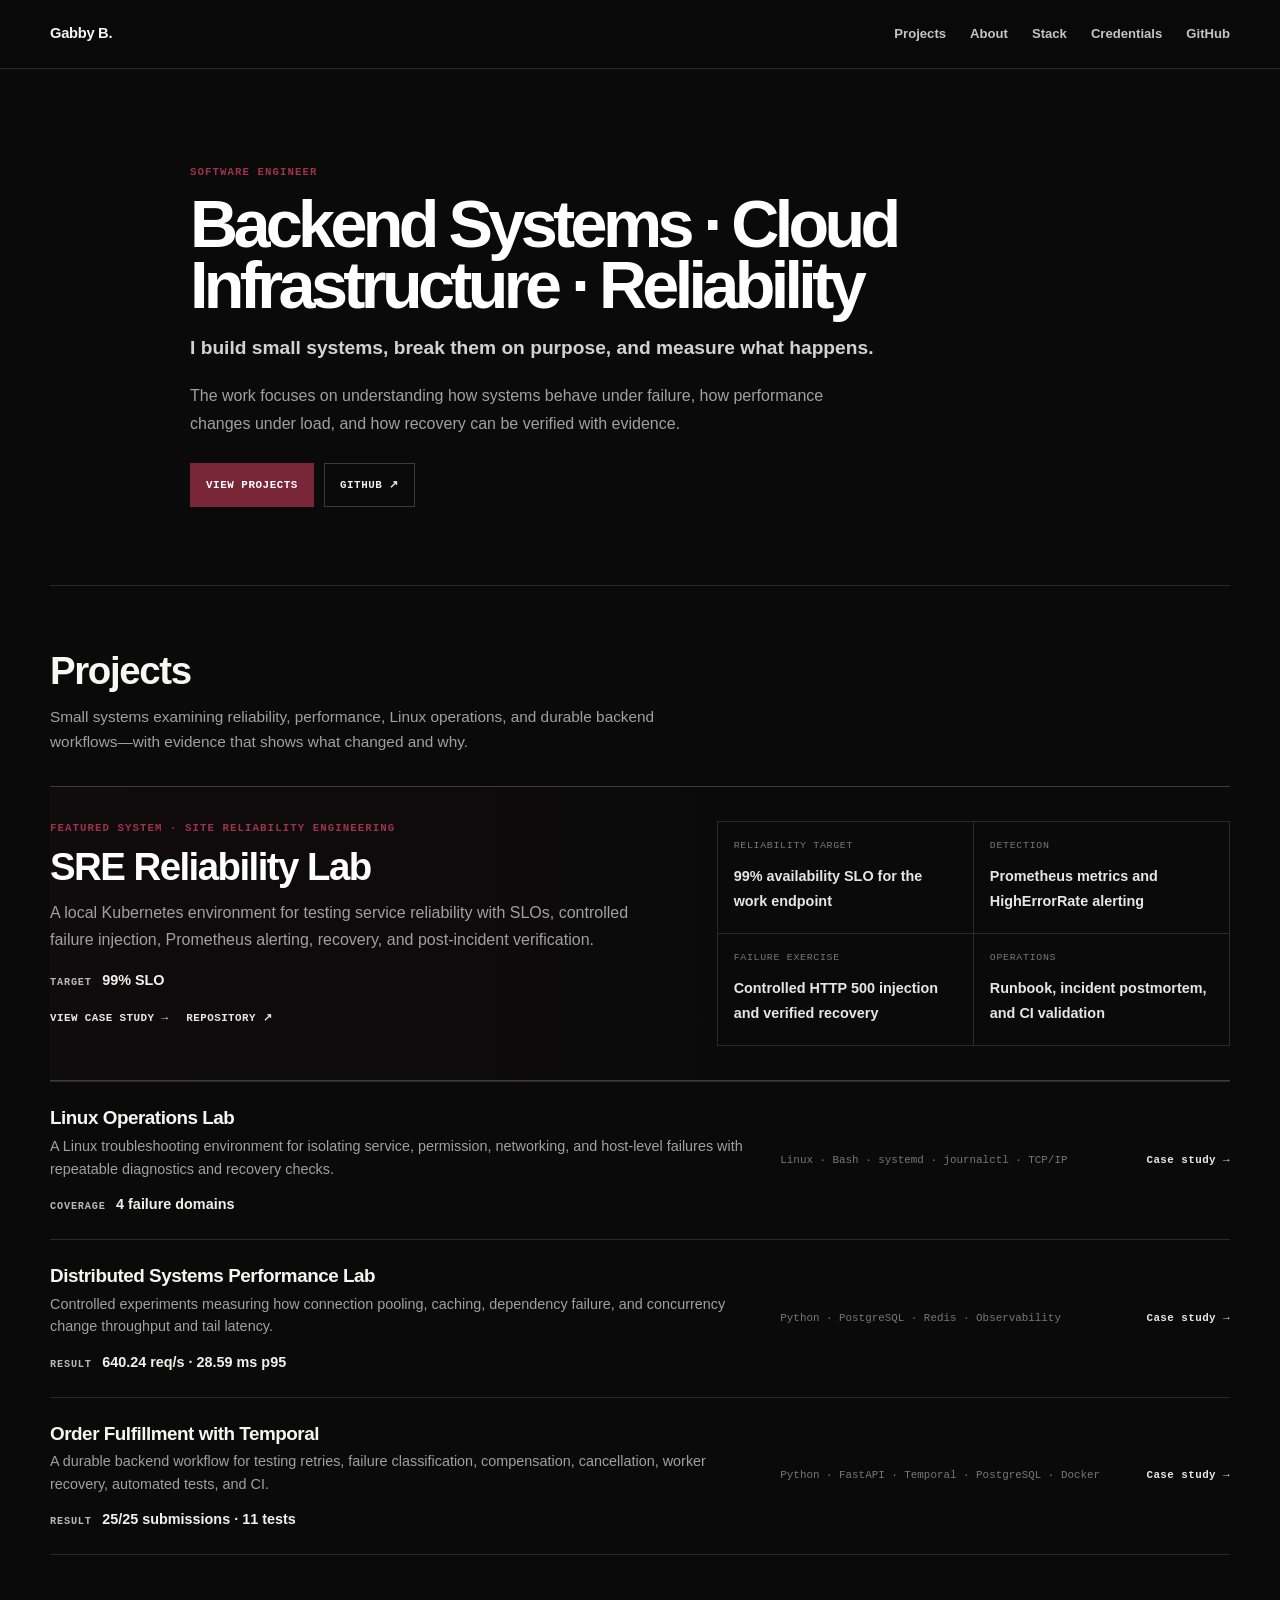
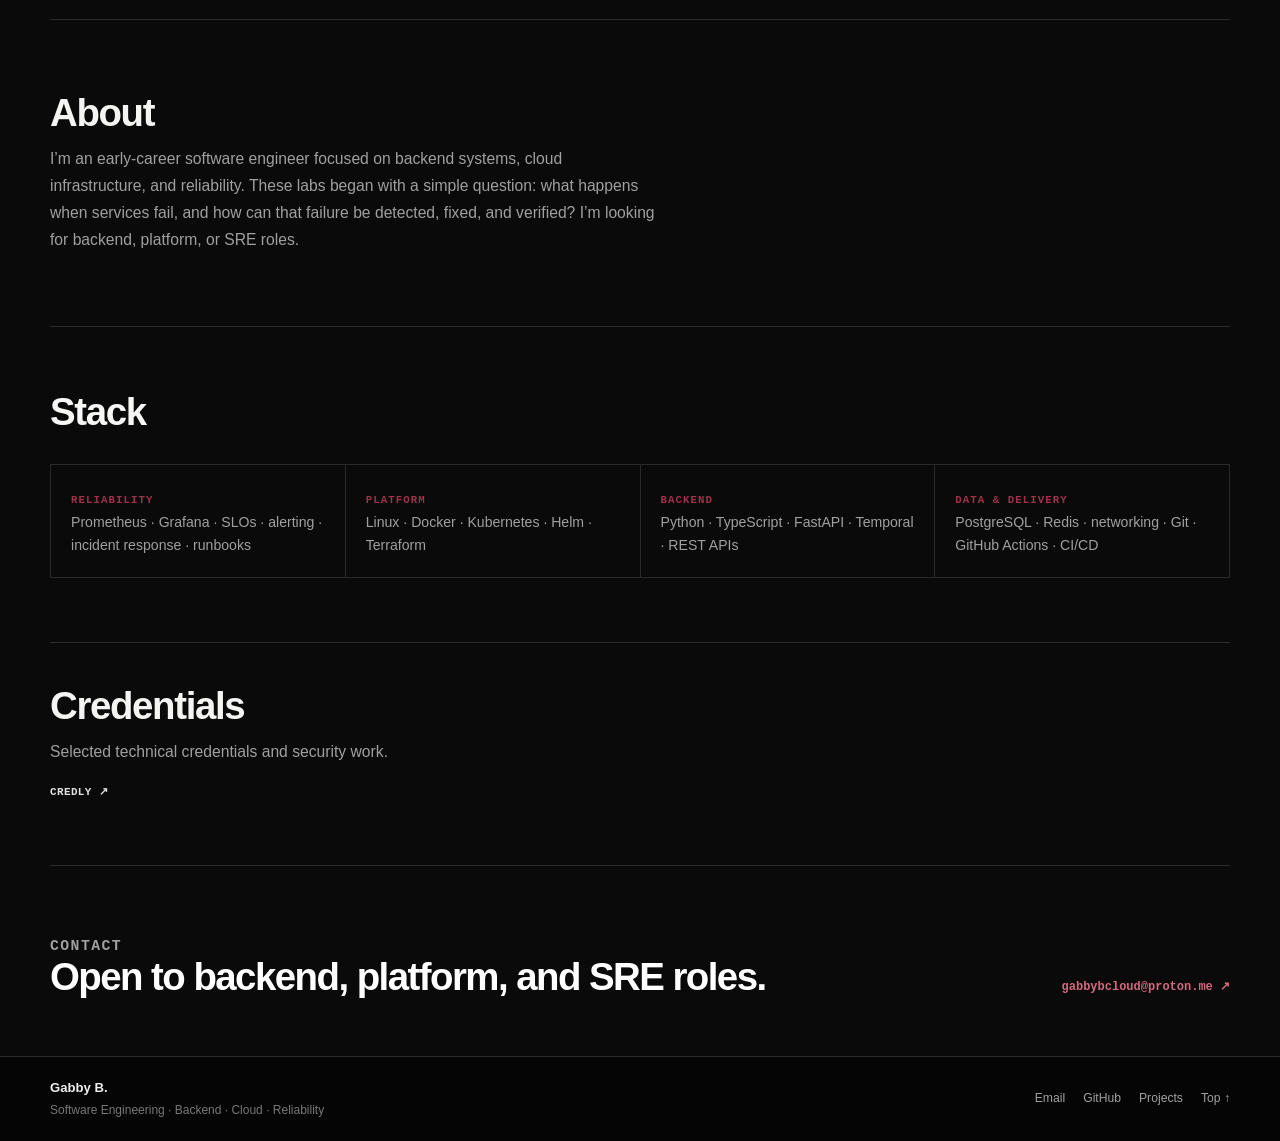
<file: index.html>
<!doctype html>
<html lang="en">
<head>
  <meta charset="utf-8">
  <meta name="viewport" content="width=device-width, initial-scale=1">
  <title>Gabby B. — Software Engineering, Backend Systems & Cloud Infrastructure</title>
  <meta name="description" content="Gabby B. is a software engineer focused on backend systems, cloud infrastructure, platform engineering, automation, and reliability.">
  <meta name="theme-color" content="#0b0e12">
  <meta property="og:type" content="website">
  <meta property="og:title" content="Gabby B. — Site Reliability, Platform & Backend Engineering">
  <meta property="og:description" content="Software engineering across backend systems, cloud infrastructure, automation, platform engineering, observability, and reliability.">
  <meta property="og:url" content="https://gabbyb-cloud.github.io/">
  <link rel="canonical" href="https://gabbyb-cloud.github.io/">
  <link rel="icon" href="favicon.svg" type="image/svg+xml">
  <link rel="stylesheet" href="assets/css/styles.css">
  
  
  
  
</head>
<body>
  <a class="skip-link" href="#main">Skip to content</a>

  <header class="site-header">
    <div class="shell nav-wrap">
      <a class="brand" href="#top" aria-label="Gabby B. home">Gabby B.</a>
      <button class="nav-toggle" type="button" aria-expanded="false" aria-controls="site-nav">
        <span class="sr-only">Toggle navigation</span>
        <span></span><span></span>
      </button>
      <nav id="site-nav" class="site-nav" aria-label="Primary navigation">
        <a href="#projects">Projects</a>
        <a href="#about">About</a>
        <a href="#systems">Stack</a>
        <a href="#credentials">Credentials</a>
        <a href="https://github.com/gabbyb-cloud" target="_blank" rel="noreferrer">GitHub</a>
      </nav>
    </div>
  </header>

  <main id="main">
    <section class="exec-hero shell" id="top" aria-labelledby="hero-title">
      <div>
        <p class="exec-kicker">Software Engineer</p>
        <h1 class="exec-name" id="hero-title">Backend Systems · Cloud Infrastructure · Reliability</h1>
        <p class="exec-title">I build small systems, break them on purpose, and measure what happens.</p>
        <p class="exec-statement">The work focuses on understanding how systems behave under failure, how performance changes under load, and how recovery can be verified with evidence.</p>
        <div class="exec-actions">
          <a class="exec-button primary" href="#projects">View projects</a>
          <a class="exec-button" href="https://github.com/gabbyb-cloud" target="_blank" rel="noreferrer">GitHub ↗</a>
        </div>
      </div>

    </section>

    <section class="exec-section shell" id="projects" aria-labelledby="projects-title">
      <div class="exec-section-head">
        <div>
          <h2 id="projects-title">Projects</h2>
          <p>Small systems examining reliability, performance, Linux operations, and durable backend workflows—with evidence that shows what changed and why.</p>
        </div>
      </div>

      <article class="feature-project">
        <div>
          <p class="project-meta">Featured system · Site reliability engineering</p>
          <h3>SRE Reliability Lab</h3>
          <p>
            A local Kubernetes environment for testing service reliability with SLOs,
            controlled failure injection, Prometheus alerting, recovery, and post-incident verification.
          </p>
          <div class="project-result"><span>Target</span><strong>99% SLO</strong></div>
          <!-- TODO measured detection time and recovery time -->
          <div class="project-links">
            <a href="projects/sre-reliability-lab.html">View case study →</a>
            <a href="https://github.com/gabbyb-cloud/sre-reliability-lab" target="_blank" rel="noreferrer">Repository ↗</a>
          </div>
        </div>

        <div class="evidence-grid" aria-label="SRE Reliability Lab evidence">
          <div><span>Reliability target</span><strong>99% availability SLO for the work endpoint</strong></div>
          <div><span>Detection</span><strong>Prometheus metrics and HighErrorRate alerting</strong></div>
          <div><span>Failure exercise</span><strong>Controlled HTTP 500 injection and verified recovery</strong></div>
          <div><span>Operations</span><strong>Runbook, incident postmortem, and CI validation</strong></div>
        </div>
      </article>

      <div class="project-list">
        <article class="project-row">
          <div>
            <h3>Linux Operations Lab</h3>
            <p>A Linux troubleshooting environment for isolating service, permission, networking, and host-level failures with repeatable diagnostics and recovery checks.</p>
            <div class="project-result"><span>Coverage</span><strong>4 failure domains</strong></div>
            <!-- TODO one specific result -->
          </div>
          <span class="project-tech">Linux · Bash · systemd · journalctl · TCP/IP</span>
          <a href="projects/linux-operations-lab.html">Case study →</a>
        </article>

        <article class="project-row">
          <div>
            <h3>Distributed Systems Performance Lab</h3>
            <p>Controlled experiments measuring how connection pooling, caching, dependency failure, and concurrency change throughput and tail latency.</p>
            <div class="project-result"><span>Result</span><strong>640.24 req/s · 28.59 ms p95</strong></div>
            <!-- TODO p99 before/after -->
          </div>
          <span class="project-tech">Python · PostgreSQL · Redis · Observability</span>
          <a href="projects/distributed-systems-performance.html">Case study →</a>
        </article>

        <article class="project-row">
          <div>
            <h3>Order Fulfillment with Temporal</h3>
            <p>A durable backend workflow for testing retries, failure classification, compensation, cancellation, worker recovery, automated tests, and CI.</p>
            <div class="project-result"><span>Result</span><strong>25/25 submissions · 11 tests</strong></div>
            <!-- TODO tests and failure scenarios covered -->
          </div>
          <span class="project-tech">Python · FastAPI · Temporal · PostgreSQL · Docker</span>
          <a href="projects/order-fulfillment.html">Case study →</a>
        </article>
      </div>
    </section>

    <section class="exec-section shell about-section" id="about" aria-labelledby="about-title">
      <div class="about-block">
        <h2 id="about-title">About</h2>
        <p>I’m an early-career software engineer focused on backend systems, cloud infrastructure, and reliability. These labs began with a simple question: what happens when services fail, and how can that failure be detected, fixed, and verified? I’m looking for backend, platform, or SRE roles.</p>
      </div>
    </section>

    <section class="exec-section shell" id="systems" aria-labelledby="systems-title">
      <div class="exec-section-head">
        <div>
          <h2 id="systems-title">Stack</h2>
        </div>
      </div>

      <div class="systems-grid">
        <div class="system-block">
          <span class="system-label">Reliability</span>
          <p>Prometheus · Grafana · SLOs · alerting · incident response · runbooks</p>
        </div>
        <div class="system-block">
          <span class="system-label">Platform</span>
          <p>Linux · Docker · Kubernetes · Helm · Terraform</p>
        </div>
        <div class="system-block">
          <span class="system-label">Backend</span>
          <p>Python · TypeScript <!-- TODO: remove if not used in these projects --> · FastAPI · Temporal · REST APIs</p>
        </div>
        <div class="system-block">
          <span class="system-label">Data & Delivery</span>
          <p>PostgreSQL · Redis · networking · Git · GitHub Actions · CI/CD</p>
        </div>
      </div>
    </section>

    <section class="exec-section shell credentials-section" id="credentials" aria-labelledby="credentials-title">
      <div class="credentials-block">
        <div>
          <h2 id="credentials-title">Credentials</h2>
          <p>Selected technical credentials and security work.</p>
          <div class="quiet-links">
            <a href="https://www.credly.com/users/gabriell-bedoy/badges" target="_blank" rel="noreferrer">Credly ↗</a> <!-- TODO: name the specific credential -->
          </div>
        </div>
      </div>
    </section>

    <section class="exec-contact shell" id="contact" aria-labelledby="contact-title">
      <div>
        <p class="exec-kicker">Contact</p>
        <h2 id="contact-title">Open to backend, platform, and SRE roles.</h2>
      </div>
      <a class="exec-email" href="mailto:gabbybcloud@proton.me">gabbybcloud@proton.me ↗</a>
    </section>
  </main>

  <footer class="site-footer">
    <div class="shell footer-inner">
      <div><strong>Gabby B.</strong><span>Software Engineering · Backend · Cloud · Reliability</span></div>
      <div class="footer-links">
        <a href="mailto:gabbybcloud@proton.me">Email</a>
        <a href="https://github.com/gabbyb-cloud" target="_blank" rel="noreferrer">GitHub</a>
        <a href="#projects">Projects</a>
        <a href="#top">Top ↑</a>
      </div>
    </div>
  </footer>

  <script src="assets/js/main.js" defer></script>
</body>
<!-- GitHub Pages redeploy check: 2026-10-04 -->
</html>
</file>
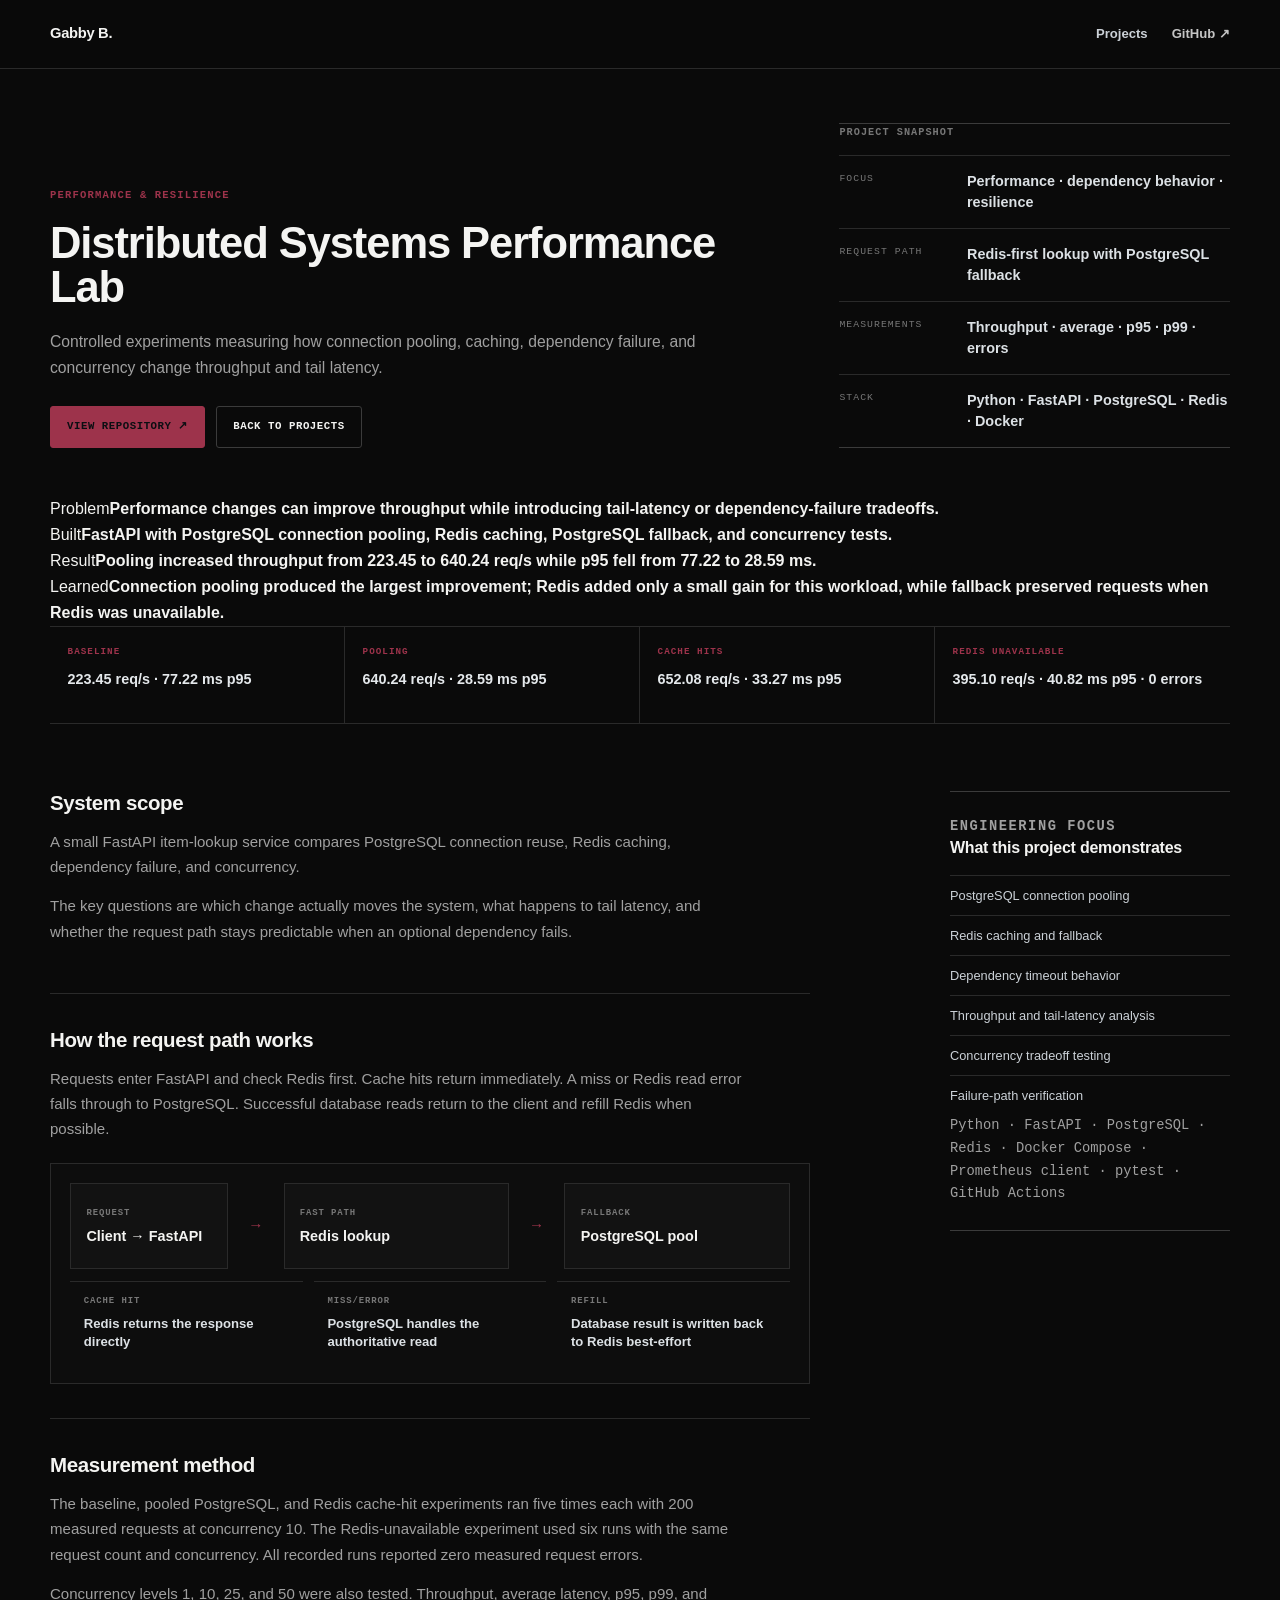
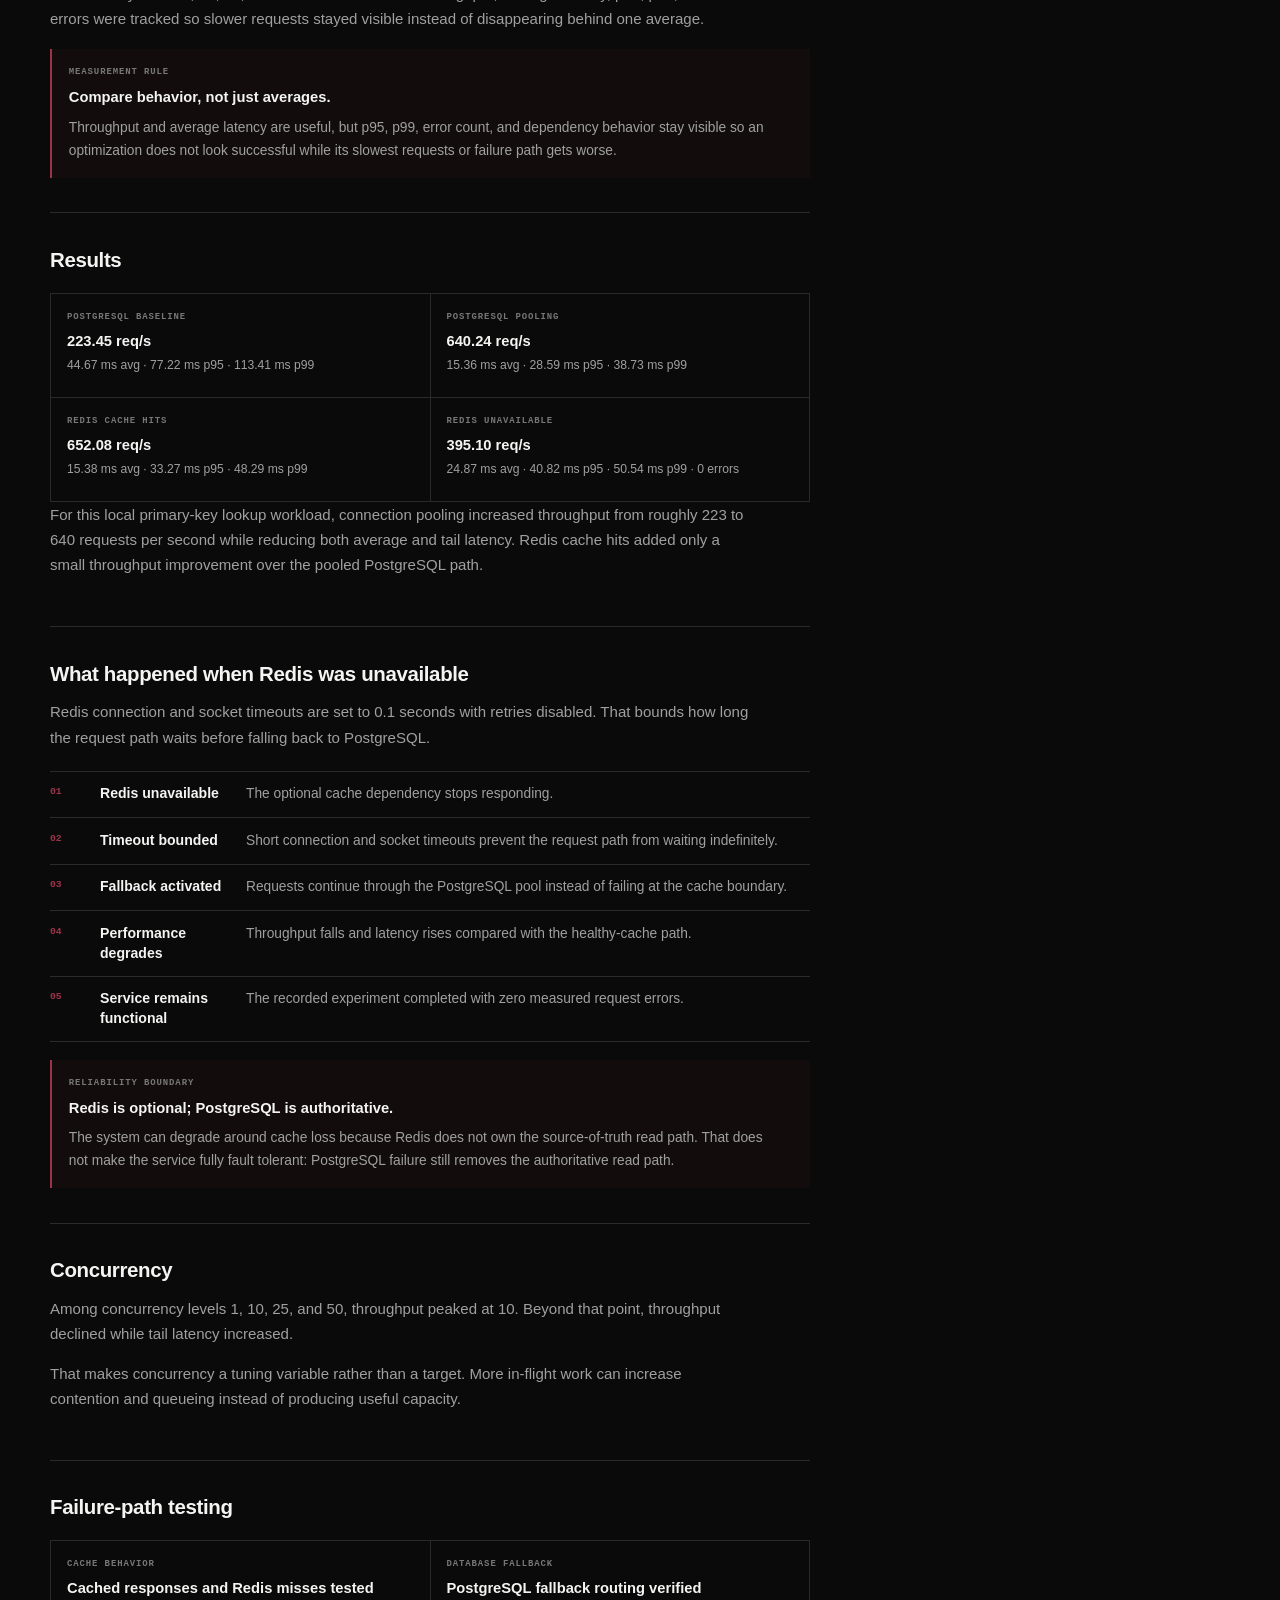
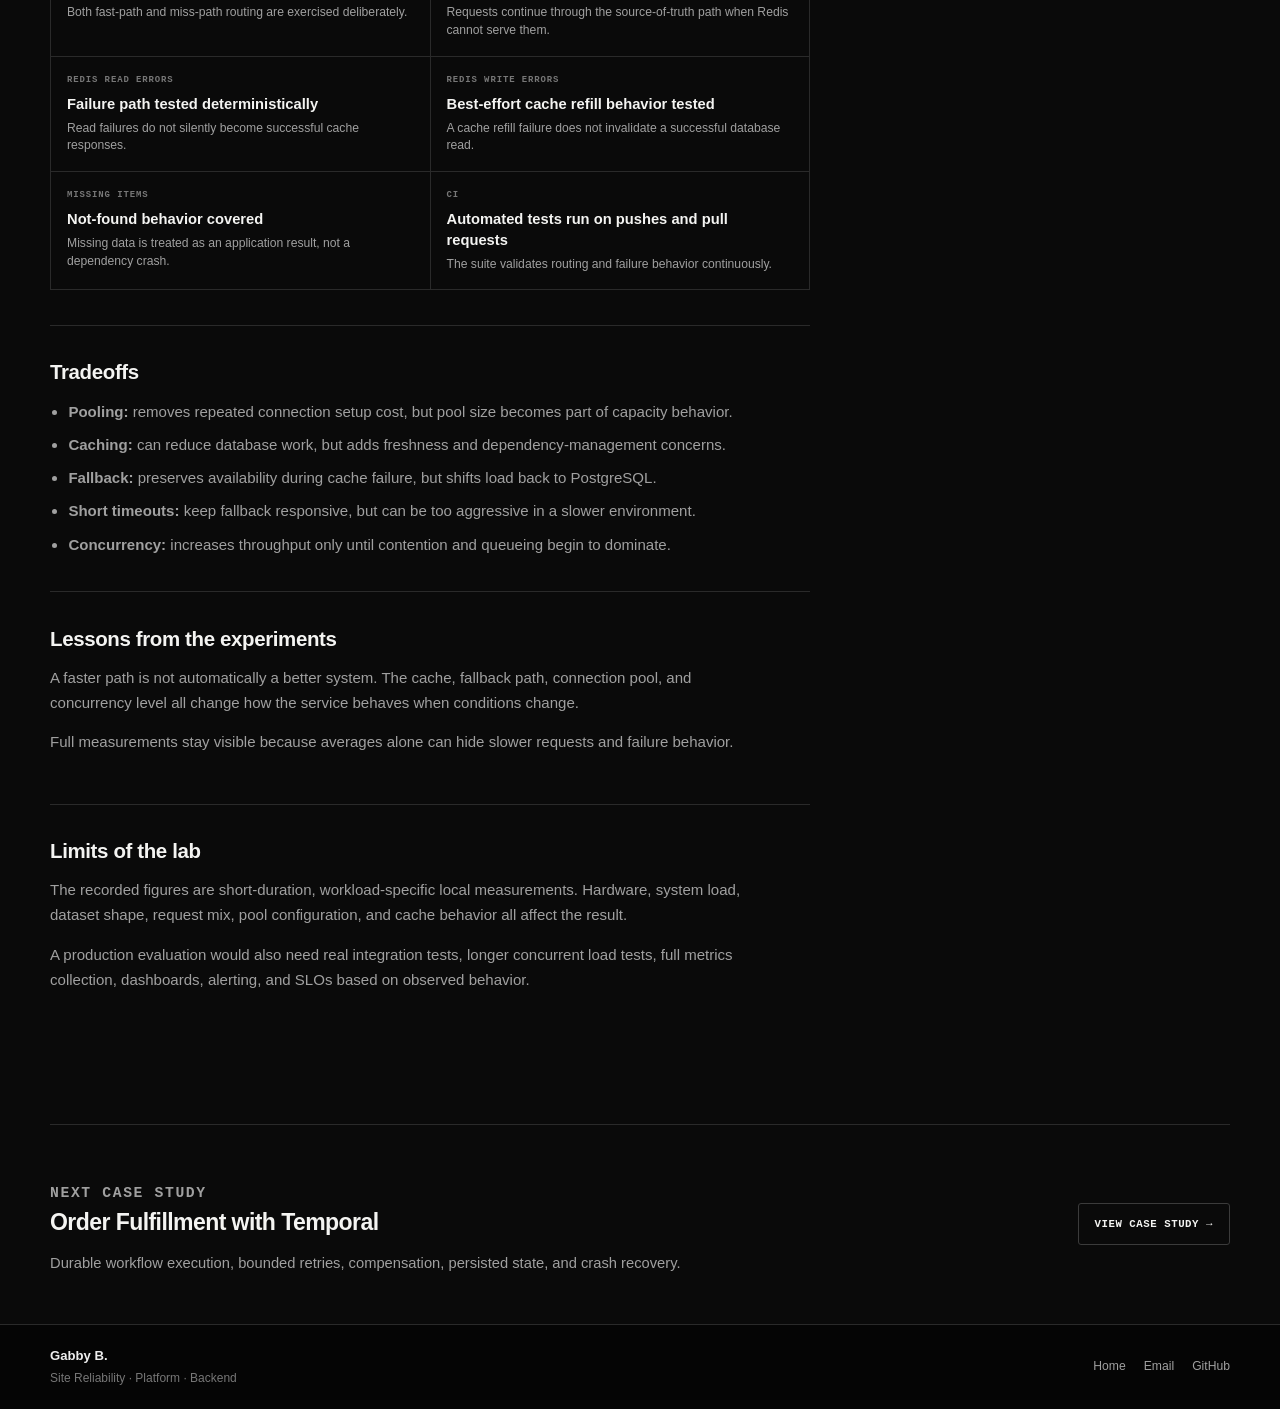
<file: projects/distributed-systems-performance.html>
<!doctype html>
<html lang="en">
<head>
  <meta charset="utf-8">
  <meta name="viewport" content="width=device-width, initial-scale=1">
  <title>Distributed Systems Performance Lab — Gabby B.</title>
  <meta name="description" content="Backend performance and reliability case study covering PostgreSQL pooling, Redis caching and fallback, concurrency, throughput, p95/p99 latency, observability, and dependency failure.">
  <meta name="theme-color" content="#0b0e12">
  <link rel="icon" href="../favicon.svg" type="image/svg+xml">
  <link rel="stylesheet" href="../assets/css/styles.css">
  <link rel="stylesheet" href="../assets/css/case-studies.css">
  <link rel="stylesheet" href="../assets/css/case-evidence.css">
</head>
<body class="case-page">
  <a class="skip-link" href="#main">Skip to content</a>

  <header class="site-header">
    <div class="shell nav-wrap">
      <a class="brand" href="../index.html">Gabby B.</a>
      <nav class="site-nav" style="display:flex" aria-label="Case study navigation">
        <a class="case-nav-back" href="../index.html#projects">Projects</a>
        <a href="https://github.com/gabbyb-cloud/distributed-systems-performance-lab" target="_blank" rel="noreferrer">GitHub ↗</a>
      </nav>
    </div>
  </header>

  <main id="main">
    <section class="case-hero-exec shell" aria-labelledby="case-title">
      <div>
        <p class="case-kicker">Performance & Resilience</p>
        <h1 id="case-title">Distributed Systems Performance Lab</h1>
        <p class="case-summary">Controlled experiments measuring how connection pooling, caching, dependency failure, and concurrency change throughput and tail latency.</p>
        <!-- TODO p99 before/after -->
        <div class="case-actions">
          <a class="case-action primary" href="https://github.com/gabbyb-cloud/distributed-systems-performance-lab" target="_blank" rel="noreferrer">View repository ↗</a>
          <a class="case-action" href="../index.html#projects">Back to projects</a>
        </div>
      </div>

      <aside class="case-snapshot" aria-label="Project snapshot">
        <p class="case-snapshot-title">Project snapshot</p>
        <dl>
          <div class="case-snapshot-row"><dt>Focus</dt><dd>Performance · dependency behavior · resilience</dd></div>
          <div class="case-snapshot-row"><dt>Request path</dt><dd>Redis-first lookup with PostgreSQL fallback</dd></div>
          <div class="case-snapshot-row"><dt>Measurements</dt><dd>Throughput · average · p95 · p99 · errors</dd></div>
          <div class="case-snapshot-row"><dt>Stack</dt><dd>Python · FastAPI · PostgreSQL · Redis · Docker</dd></div>
        </dl>
      </aside>
    </section>

    <section class="case-summary-grid shell" aria-label="Case study summary">
      <div><span>Problem</span><strong>Performance changes can improve throughput while introducing tail-latency or dependency-failure tradeoffs.</strong></div>
      <div><span>Built</span><strong>FastAPI with PostgreSQL connection pooling, Redis caching, PostgreSQL fallback, and concurrency tests.</strong></div>
      <div><span>Result</span><strong>Pooling increased throughput from 223.45 to 640.24 req/s while p95 fell from 77.22 to 28.59 ms.</strong></div>
      <div><span>Learned</span><strong>Connection pooling produced the largest improvement; Redis added only a small gain for this workload, while fallback preserved requests when Redis was unavailable.</strong></div>
    </section>

    <section class="case-proof-rail shell" aria-label="Performance evidence">
      <div class="case-proof"><span class="case-proof-label">Baseline</span><strong>223.45 req/s · 77.22 ms p95</strong></div>
      <div class="case-proof"><span class="case-proof-label">Pooling</span><strong>640.24 req/s · 28.59 ms p95</strong></div>
      <div class="case-proof"><span class="case-proof-label">Cache hits</span><strong>652.08 req/s · 33.27 ms p95</strong></div>
      <div class="case-proof"><span class="case-proof-label">Redis unavailable</span><strong>395.10 req/s · 40.82 ms p95 · 0 errors</strong></div>
    </section>

    <div class="case-main shell">
      <article class="case-story">
        <section class="case-block">
          <div>
            <h2>System scope</h2>
            <p>A small FastAPI item-lookup service compares PostgreSQL connection reuse, Redis caching, dependency failure, and concurrency.</p>
            <p>The key questions are which change actually moves the system, what happens to tail latency, and whether the request path stays predictable when an optional dependency fails.</p>
          </div>
        </section>

        <section class="case-block">
          <div>
            <h2>How the request path works</h2>
            <p>Requests enter FastAPI and check Redis first. Cache hits return immediately. A miss or Redis read error falls through to PostgreSQL. Successful database reads return to the client and refill Redis when possible.</p>

            <div class="case-architecture" aria-label="Distributed request flow">
              <div class="case-flow">
                <div class="case-flow-node"><span class="case-flow-label">Request</span><strong>Client → FastAPI</strong></div>
                <div class="case-flow-arrow" aria-hidden="true">→</div>
                <div class="case-flow-node"><span class="case-flow-label">Fast path</span><strong>Redis lookup</strong></div>
                <div class="case-flow-arrow" aria-hidden="true">→</div>
                <div class="case-flow-node"><span class="case-flow-label">Fallback</span><strong>PostgreSQL pool</strong></div>
              </div>
              <div class="case-flow-secondary">
                <div><span class="case-flow-label">Cache hit</span><strong>Redis returns the response directly</strong></div>
                <div><span class="case-flow-label">Miss/error</span><strong>PostgreSQL handles the authoritative read</strong></div>
                <div><span class="case-flow-label">Refill</span><strong>Database result is written back to Redis best-effort</strong></div>
              </div>
            </div>
          </div>
        </section>

        <section class="case-block">
          <div>
            <h2>Measurement method</h2>
            <p>The baseline, pooled PostgreSQL, and Redis cache-hit experiments ran five times each with 200 measured requests at concurrency 10. The Redis-unavailable experiment used six runs with the same request count and concurrency. All recorded runs reported zero measured request errors.</p>
            <p>Concurrency levels 1, 10, 25, and 50 were also tested. Throughput, average latency, p95, p99, and errors were tracked so slower requests stayed visible instead of disappearing behind one average.</p>

            <div class="case-decision">
              <span class="case-decision-label">Measurement rule</span>
              <strong>Compare behavior, not just averages.</strong>
              <p>Throughput and average latency are useful, but p95, p99, error count, and dependency behavior stay visible so an optimization does not look successful while its slowest requests or failure path gets worse.</p>
            </div>
          </div>
        </section>

        <section class="case-block">
          <div>
            <h2>Results</h2>
            <div class="case-evidence-matrix" aria-label="Recorded benchmark comparison">
              <div class="case-evidence-item"><span class="case-evidence-label">PostgreSQL baseline</span><strong>223.45 req/s</strong><small>44.67 ms avg · 77.22 ms p95 · 113.41 ms p99</small></div>
              <div class="case-evidence-item"><span class="case-evidence-label">PostgreSQL pooling</span><strong>640.24 req/s</strong><small>15.36 ms avg · 28.59 ms p95 · 38.73 ms p99</small></div>
              <div class="case-evidence-item"><span class="case-evidence-label">Redis cache hits</span><strong>652.08 req/s</strong><small>15.38 ms avg · 33.27 ms p95 · 48.29 ms p99</small></div>
              <div class="case-evidence-item"><span class="case-evidence-label">Redis unavailable</span><strong>395.10 req/s</strong><small>24.87 ms avg · 40.82 ms p95 · 50.54 ms p99 · 0 errors</small></div>
            </div>
            <p>For this local primary-key lookup workload, connection pooling increased throughput from roughly 223 to 640 requests per second while reducing both average and tail latency. Redis cache hits added only a small throughput improvement over the pooled PostgreSQL path.</p>
          </div>
        </section>

        <section class="case-block">
          <div>
            <h2>What happened when Redis was unavailable</h2>
            <p>Redis connection and socket timeouts are set to 0.1 seconds with retries disabled. That bounds how long the request path waits before falling back to PostgreSQL.</p>

            <div class="case-timeline" aria-label="Redis failure and fallback sequence">
              <div class="case-timeline-step"><span>01</span><strong>Redis unavailable</strong><p>The optional cache dependency stops responding.</p></div>
              <div class="case-timeline-step"><span>02</span><strong>Timeout bounded</strong><p>Short connection and socket timeouts prevent the request path from waiting indefinitely.</p></div>
              <div class="case-timeline-step"><span>03</span><strong>Fallback activated</strong><p>Requests continue through the PostgreSQL pool instead of failing at the cache boundary.</p></div>
              <div class="case-timeline-step"><span>04</span><strong>Performance degrades</strong><p>Throughput falls and latency rises compared with the healthy-cache path.</p></div>
              <div class="case-timeline-step"><span>05</span><strong>Service remains functional</strong><p>The recorded experiment completed with zero measured request errors.</p></div>
            </div>

            <div class="case-decision">
              <span class="case-decision-label">Reliability boundary</span>
              <strong>Redis is optional; PostgreSQL is authoritative.</strong>
              <p>The system can degrade around cache loss because Redis does not own the source-of-truth read path. That does not make the service fully fault tolerant: PostgreSQL failure still removes the authoritative read path.</p>
            </div>
          </div>
        </section>

        <section class="case-block">
          <div>
            <h2>Concurrency</h2>
            <p>Among concurrency levels 1, 10, 25, and 50, throughput peaked at 10. Beyond that point, throughput declined while tail latency increased.</p>
            <p>That makes concurrency a tuning variable rather than a target. More in-flight work can increase contention and queueing instead of producing useful capacity.</p>
          </div>
        </section>

        <section class="case-block">
          <div>
            <h2>Failure-path testing</h2>
            <div class="case-evidence-matrix" aria-label="Performance lab verification">
              <div class="case-evidence-item"><span class="case-evidence-label">Cache behavior</span><strong>Cached responses and Redis misses tested</strong><small>Both fast-path and miss-path routing are exercised deliberately.</small></div>
              <div class="case-evidence-item"><span class="case-evidence-label">Database fallback</span><strong>PostgreSQL fallback routing verified</strong><small>Requests continue through the source-of-truth path when Redis cannot serve them.</small></div>
              <div class="case-evidence-item"><span class="case-evidence-label">Redis read errors</span><strong>Failure path tested deterministically</strong><small>Read failures do not silently become successful cache responses.</small></div>
              <div class="case-evidence-item"><span class="case-evidence-label">Redis write errors</span><strong>Best-effort cache refill behavior tested</strong><small>A cache refill failure does not invalidate a successful database read.</small></div>
              <div class="case-evidence-item"><span class="case-evidence-label">Missing items</span><strong>Not-found behavior covered</strong><small>Missing data is treated as an application result, not a dependency crash.</small></div>
              <div class="case-evidence-item"><span class="case-evidence-label">CI</span><strong>Automated tests run on pushes and pull requests</strong><small>The suite validates routing and failure behavior continuously.</small></div>
            </div>
          </div>
        </section>

        <section class="case-block">
          <div>
            <h2>Tradeoffs</h2>
            <ul>
              <li><strong>Pooling:</strong> removes repeated connection setup cost, but pool size becomes part of capacity behavior.</li>
              <li><strong>Caching:</strong> can reduce database work, but adds freshness and dependency-management concerns.</li>
              <li><strong>Fallback:</strong> preserves availability during cache failure, but shifts load back to PostgreSQL.</li>
              <li><strong>Short timeouts:</strong> keep fallback responsive, but can be too aggressive in a slower environment.</li>
              <li><strong>Concurrency:</strong> increases throughput only until contention and queueing begin to dominate.</li>
            </ul>
          </div>
        </section>

        <section class="case-block">
          <div>
            <h2>Lessons from the experiments</h2>
            <!-- TODO: one thing that went wrong or surprised me, and what I'd do differently -->
            <p>A faster path is not automatically a better system. The cache, fallback path, connection pool, and concurrency level all change how the service behaves when conditions change.</p>
            <p>Full measurements stay visible because averages alone can hide slower requests and failure behavior.</p>
          </div>
        </section>

        <section class="case-block">
          <div>
            <h2>Limits of the lab</h2>
            <p>The recorded figures are short-duration, workload-specific local measurements. Hardware, system load, dataset shape, request mix, pool configuration, and cache behavior all affect the result.</p>
            <p>A production evaluation would also need real integration tests, longer concurrent load tests, full metrics collection, dashboards, alerting, and SLOs based on observed behavior.</p>
          </div>
        </section>
      </article>

      <aside class="case-side" aria-label="Engineering focus">
        <div class="case-side-card">
          <p class="case-label">Engineering focus</p>
          <h2>What this project demonstrates</h2>
          <!-- TODO: replace with a list of things I actually did -->
          <ul class="case-side-list">
            <li>PostgreSQL connection pooling</li>
            <li>Redis caching and fallback</li>
            <li>Dependency timeout behavior</li>
            <li>Throughput and tail-latency analysis</li>
            <li>Concurrency tradeoff testing</li>
            <li>Failure-path verification</li>
          </ul>
          <p class="case-stack-line">Python · FastAPI · PostgreSQL · Redis · Docker Compose · Prometheus client · pytest · GitHub Actions</p>
        </div>
      </aside>
    </div>

    <section class="case-next shell">
      <div>
        <p class="case-kicker">Next case study</p>
        <h2>Order Fulfillment with Temporal</h2>
        <p>Durable workflow execution, bounded retries, compensation, persisted state, and crash recovery.</p>
      </div>
      <a class="case-action" href="order-fulfillment.html">View case study →</a>
    </section>
  </main>

  <footer class="site-footer">
    <div class="shell footer-inner">
      <div><strong>Gabby B.</strong><span>Site Reliability · Platform · Backend</span></div>
      <div class="footer-links"><a href="../index.html">Home</a><a href="mailto:gabbybcloud@proton.me">Email</a><a href="https://github.com/gabbyb-cloud">GitHub</a></div>
    </div>
  </footer>
</body>
</html>
</file>
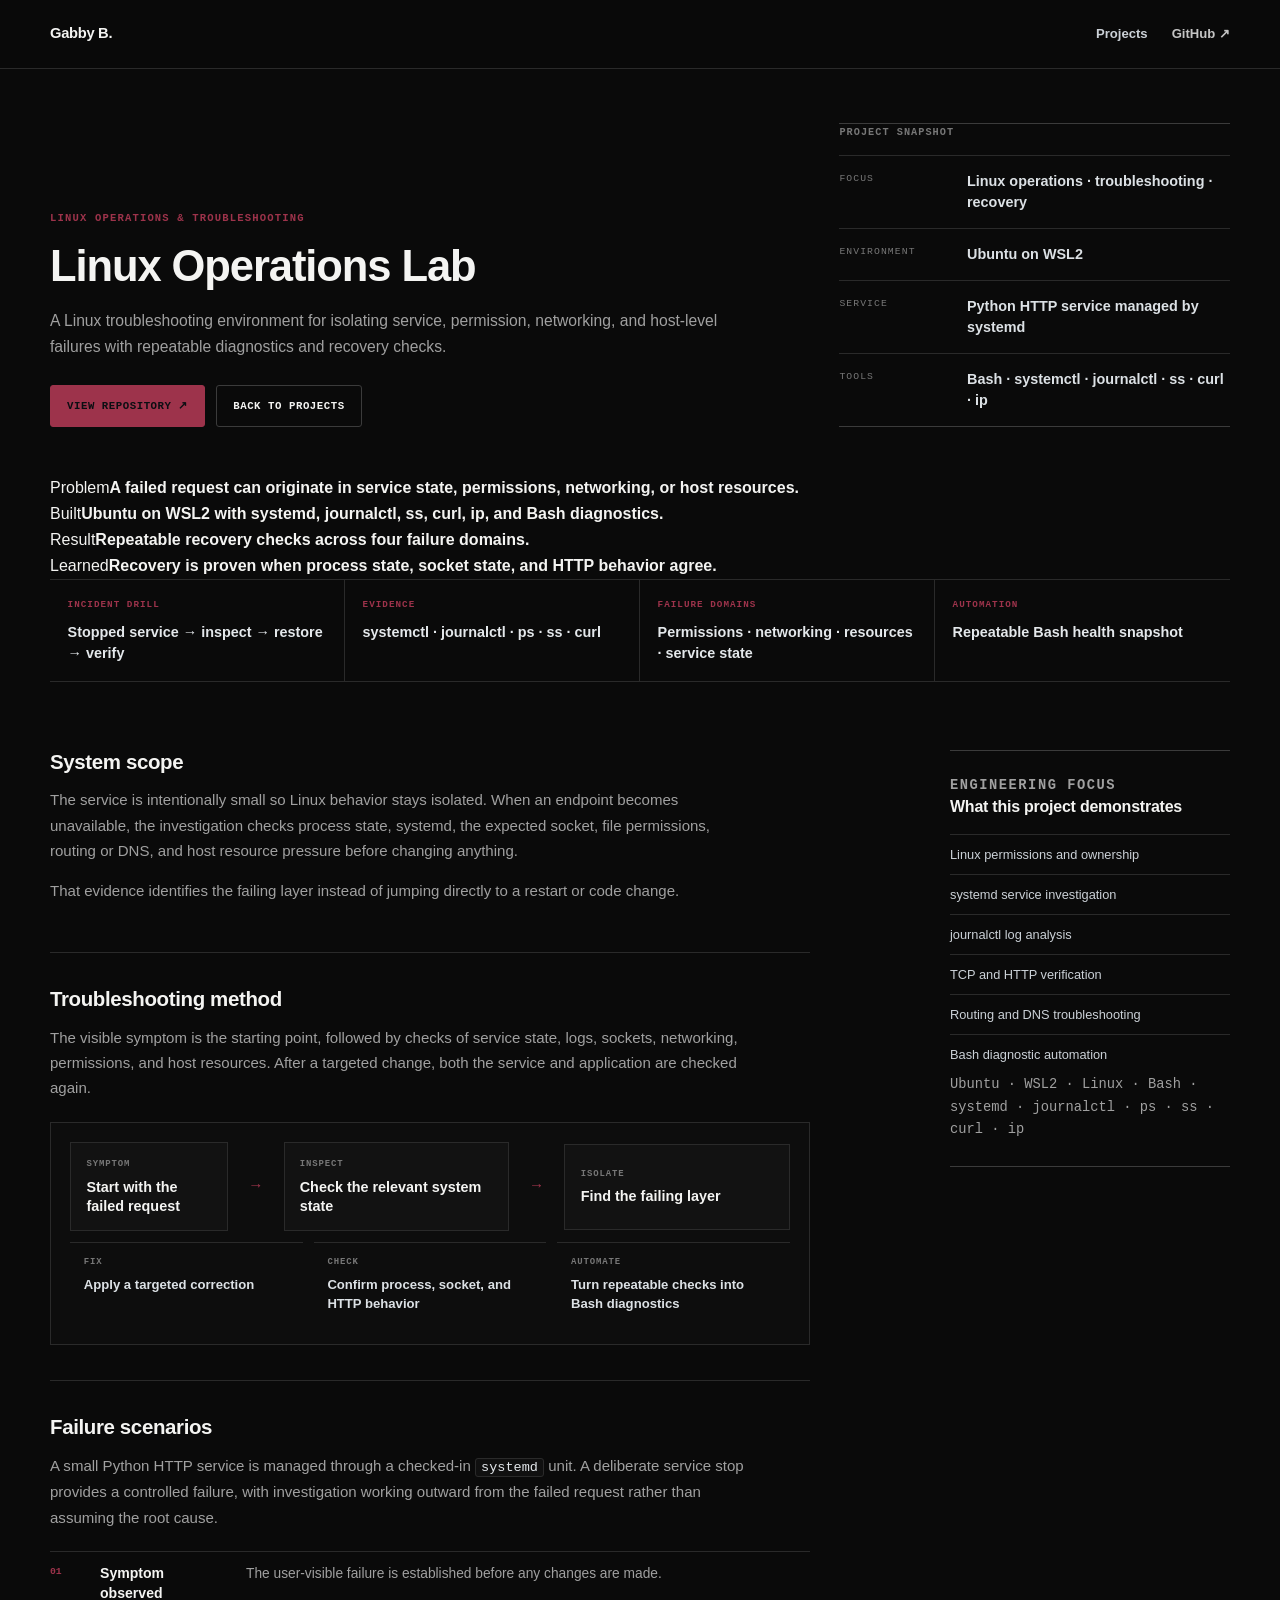
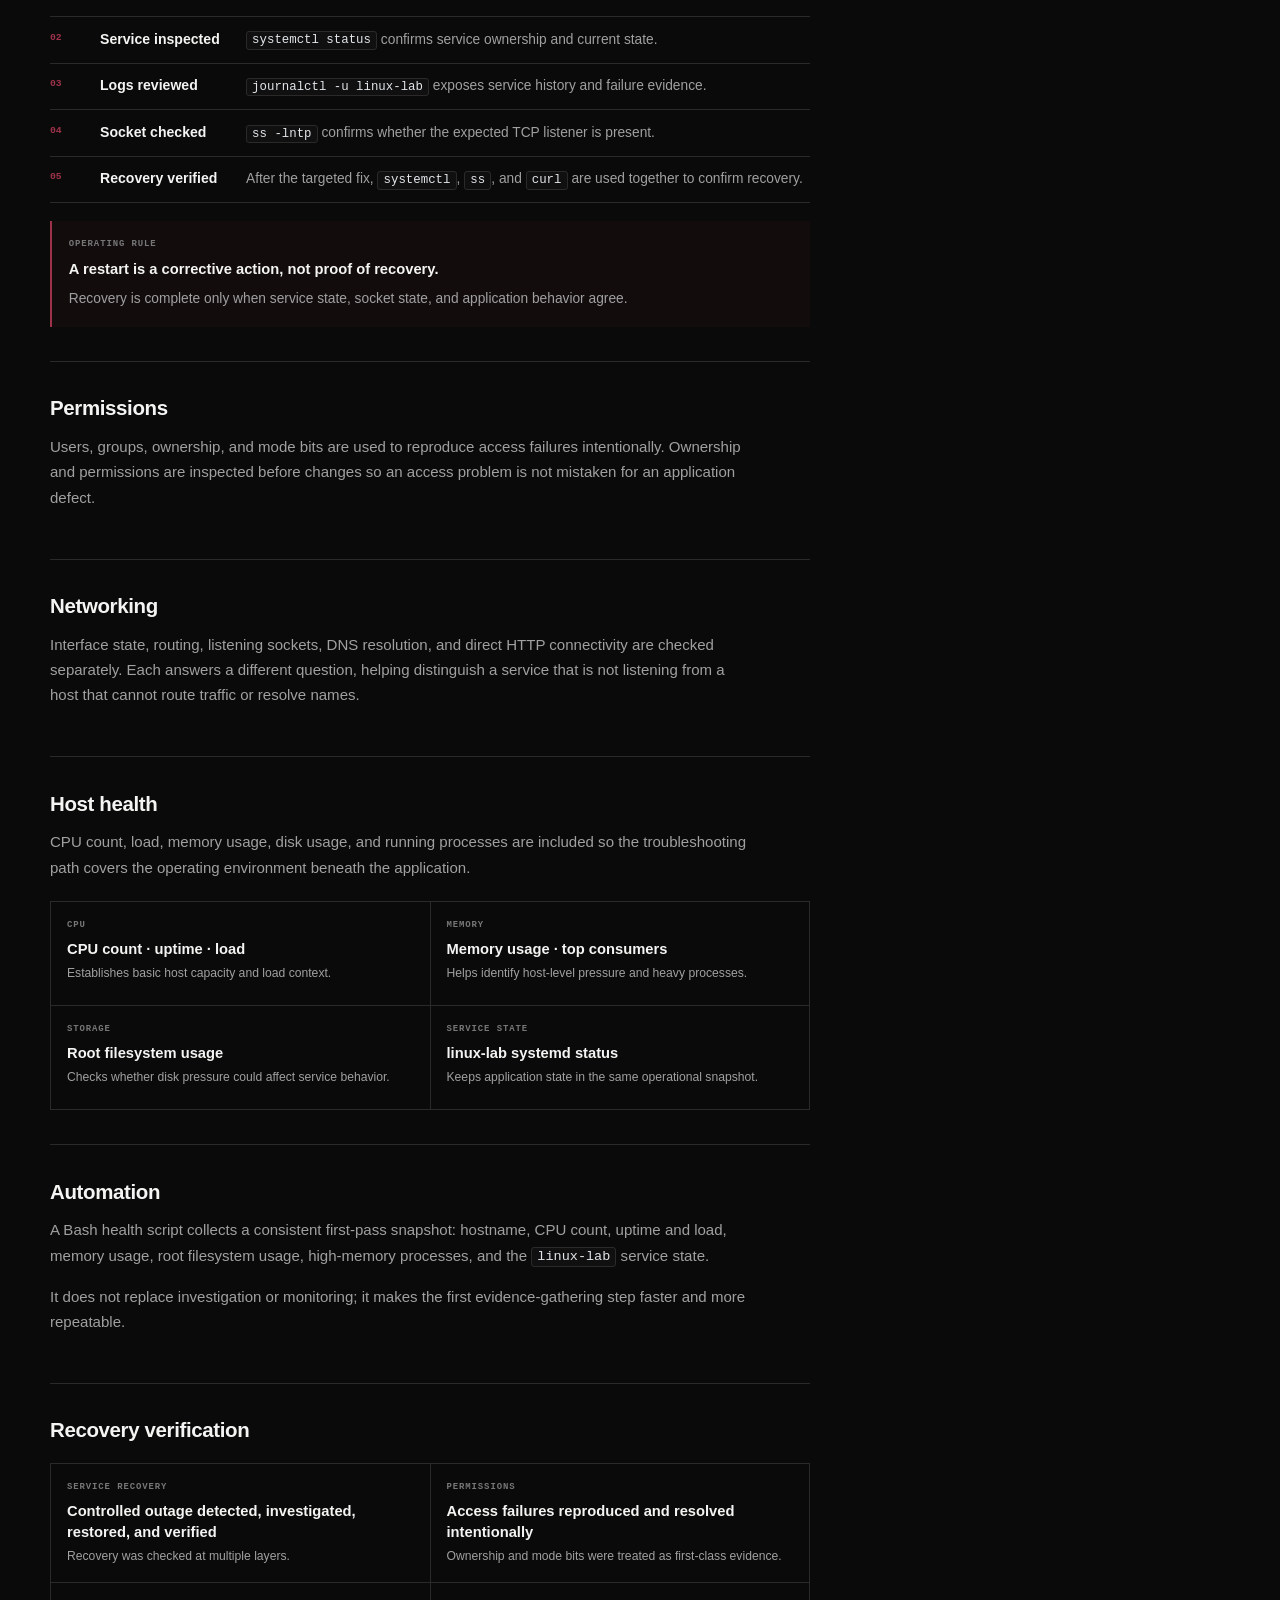
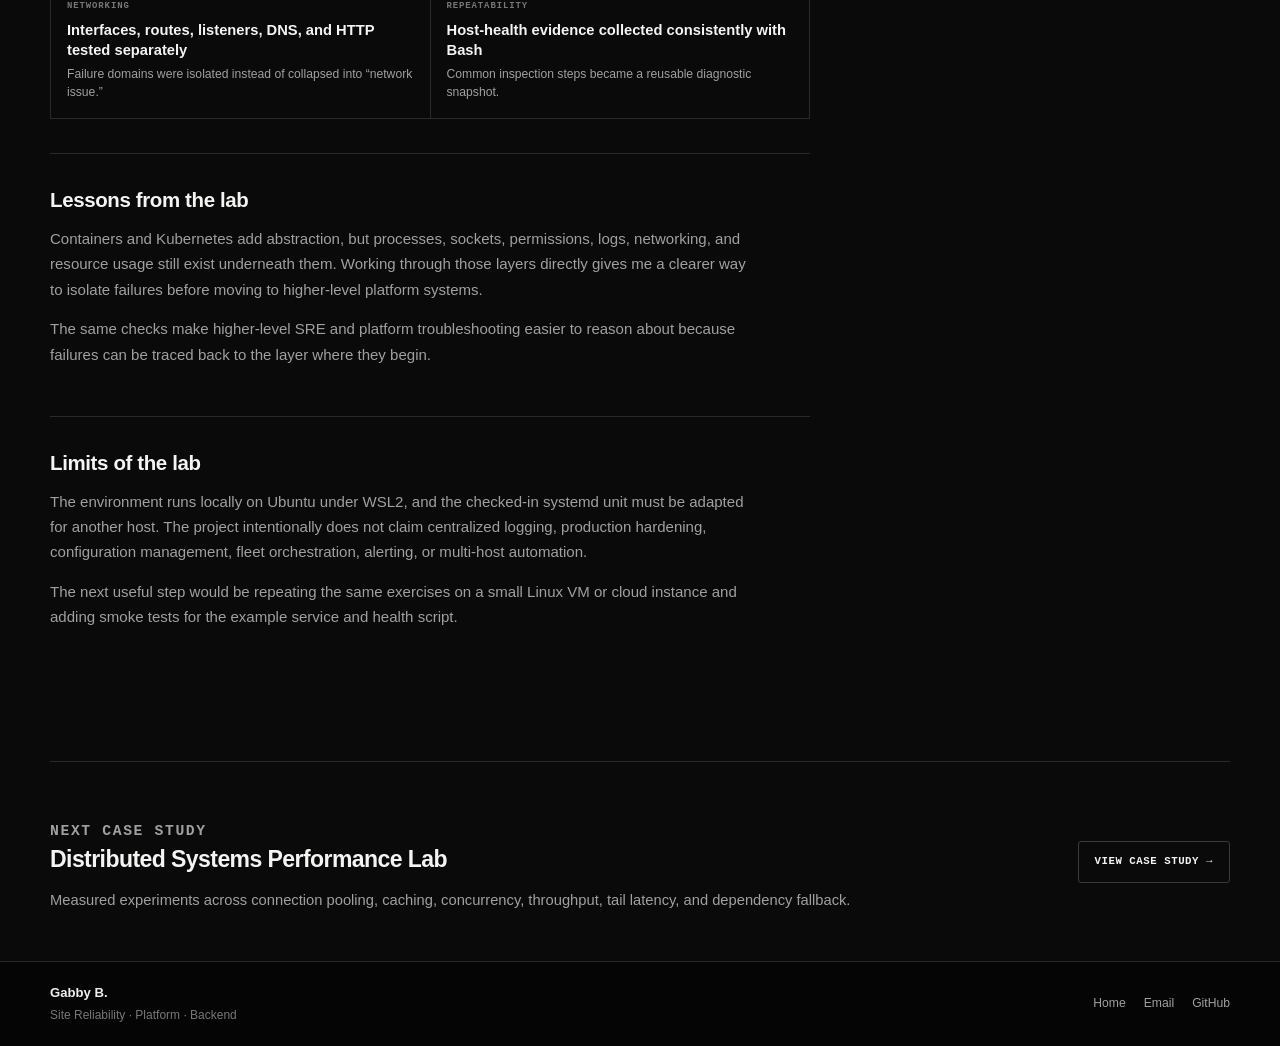
<file: projects/linux-operations-lab.html>
<!doctype html>
<html lang="en">
<head>
  <meta charset="utf-8">
  <meta name="viewport" content="width=device-width, initial-scale=1">
  <title>Linux Operations Lab — Gabby B.</title>
  <meta name="description" content="Site reliability and Linux operations case study covering systemd, journalctl, permissions, networking, troubleshooting, service recovery, system health, and Bash automation.">
  <meta name="theme-color" content="#0b0e12">
  <link rel="icon" href="../favicon.svg" type="image/svg+xml">
  <link rel="stylesheet" href="../assets/css/styles.css">
  <link rel="stylesheet" href="../assets/css/case-studies.css">
  <link rel="stylesheet" href="../assets/css/case-evidence.css">
</head>
<body class="case-page">
  <a class="skip-link" href="#main">Skip to content</a>

  <header class="site-header">
    <div class="shell nav-wrap">
      <a class="brand" href="../index.html">Gabby B.</a>
      <nav class="site-nav" style="display:flex" aria-label="Case study navigation">
        <a class="case-nav-back" href="../index.html#projects">Projects</a>
        <a href="https://github.com/gabbyb-cloud/linux-operations-lab" target="_blank" rel="noreferrer">GitHub ↗</a>
      </nav>
    </div>
  </header>

  <main id="main">
    <section class="case-hero-exec shell" aria-labelledby="case-title">
      <div>
        <p class="case-kicker">Linux Operations & Troubleshooting</p>
        <h1 id="case-title">Linux Operations Lab</h1>
        <p class="case-summary">A Linux troubleshooting environment for isolating service, permission, networking, and host-level failures with repeatable diagnostics and recovery checks.</p>
        <!-- TODO one specific result -->
        <div class="case-actions">
          <a class="case-action primary" href="https://github.com/gabbyb-cloud/linux-operations-lab" target="_blank" rel="noreferrer">View repository ↗</a>
          <a class="case-action" href="../index.html#projects">Back to projects</a>
        </div>
      </div>

      <aside class="case-snapshot" aria-label="Project snapshot">
        <p class="case-snapshot-title">Project snapshot</p>
        <dl>
          <div class="case-snapshot-row"><dt>Focus</dt><dd>Linux operations · troubleshooting · recovery</dd></div>
          <div class="case-snapshot-row"><dt>Environment</dt><dd>Ubuntu on WSL2</dd></div>
          <div class="case-snapshot-row"><dt>Service</dt><dd>Python HTTP service managed by systemd</dd></div>
          <div class="case-snapshot-row"><dt>Tools</dt><dd>Bash · systemctl · journalctl · ss · curl · ip</dd></div>
        </dl>
      </aside>
    </section>

    <section class="case-summary-grid shell" aria-label="Case study summary">
      <div><span>Problem</span><strong>A failed request can originate in service state, permissions, networking, or host resources.</strong></div>
      <div><span>Built</span><strong>Ubuntu on WSL2 with systemd, journalctl, ss, curl, ip, and Bash diagnostics.</strong></div>
      <div><span>Result</span><strong>Repeatable recovery checks across four failure domains.</strong></div>
      <div><span>Learned</span><strong>Recovery is proven when process state, socket state, and HTTP behavior agree.</strong></div>
    </section>

    <section class="case-proof-rail shell" aria-label="Operations evidence">
      <div class="case-proof"><span class="case-proof-label">Incident drill</span><strong>Stopped service → inspect → restore → verify</strong></div>
      <div class="case-proof"><span class="case-proof-label">Evidence</span><strong>systemctl · journalctl · ps · ss · curl</strong></div>
      <div class="case-proof"><span class="case-proof-label">Failure domains</span><strong>Permissions · networking · resources · service state</strong></div>
      <div class="case-proof"><span class="case-proof-label">Automation</span><strong>Repeatable Bash health snapshot</strong></div>
    </section>

    <div class="case-main shell">
      <article class="case-story">
        <section class="case-block">
          <div>
            <h2>System scope</h2>
            <p>The service is intentionally small so Linux behavior stays isolated. When an endpoint becomes unavailable, the investigation checks process state, systemd, the expected socket, file permissions, routing or DNS, and host resource pressure before changing anything.</p>
            <p>That evidence identifies the failing layer instead of jumping directly to a restart or code change.</p>
          </div>
        </section>

        <section class="case-block">
          <div>
            <h2>Troubleshooting method</h2>
            <p>The visible symptom is the starting point, followed by checks of service state, logs, sockets, networking, permissions, and host resources. After a targeted change, both the service and application are checked again.</p>

            <div class="case-architecture" aria-label="Linux troubleshooting flow">
              <div class="case-flow">
                <div class="case-flow-node"><span class="case-flow-label">Symptom</span><strong>Start with the failed request</strong></div>
                <div class="case-flow-arrow" aria-hidden="true">→</div>
                <div class="case-flow-node"><span class="case-flow-label">Inspect</span><strong>Check the relevant system state</strong></div>
                <div class="case-flow-arrow" aria-hidden="true">→</div>
                <div class="case-flow-node"><span class="case-flow-label">Isolate</span><strong>Find the failing layer</strong></div>
              </div>
              <div class="case-flow-secondary">
                <div><span class="case-flow-label">Fix</span><strong>Apply a targeted correction</strong></div>
                <div><span class="case-flow-label">Check</span><strong>Confirm process, socket, and HTTP behavior</strong></div>
                <div><span class="case-flow-label">Automate</span><strong>Turn repeatable checks into Bash diagnostics</strong></div>
              </div>
            </div>
          </div>
        </section>

        <section class="case-block">
          <div>
            <h2>Failure scenarios</h2>
            <!-- TODO: real command output in a code block (journalctl, systemctl status, failing and fixed request) -->
            <p>A small Python HTTP service is managed through a checked-in <code>systemd</code> unit. A deliberate service stop provides a controlled failure, with investigation working outward from the failed request rather than assuming the root cause.</p>

            <div class="case-timeline" aria-label="Service troubleshooting sequence">
              <div class="case-timeline-step">
                <span>01</span>
                <strong>Symptom observed</strong>
                <p>The user-visible failure is established before any changes are made.</p>
              </div>
              <div class="case-timeline-step">
                <span>02</span>
                <strong>Service inspected</strong>
                <p><code>systemctl status</code> confirms service ownership and current state.</p>
              </div>
              <div class="case-timeline-step">
                <span>03</span>
                <strong>Logs reviewed</strong>
                <p><code>journalctl -u linux-lab</code> exposes service history and failure evidence.</p>
              </div>
              <div class="case-timeline-step">
                <span>04</span>
                <strong>Socket checked</strong>
                <p><code>ss -lntp</code> confirms whether the expected TCP listener is present.</p>
              </div>
              <div class="case-timeline-step">
                <span>05</span>
                <strong>Recovery verified</strong>
                <p>After the targeted fix, <code>systemctl</code>, <code>ss</code>, and <code>curl</code> are used together to confirm recovery.</p>
              </div>
            </div>

            <div class="case-decision">
              <span class="case-decision-label">Operating rule</span>
              <strong>A restart is a corrective action, not proof of recovery.</strong>
              <p>Recovery is complete only when service state, socket state, and application behavior agree.</p>
            </div>
          </div>
        </section>

        <section class="case-block">
          <div>
            <h2>Permissions</h2>
            <p>Users, groups, ownership, and mode bits are used to reproduce access failures intentionally. Ownership and permissions are inspected before changes so an access problem is not mistaken for an application defect.</p>
          </div>
        </section>

        <section class="case-block">
          <div>
            <h2>Networking</h2>
            <p>Interface state, routing, listening sockets, DNS resolution, and direct HTTP connectivity are checked separately. Each answers a different question, helping distinguish a service that is not listening from a host that cannot route traffic or resolve names.</p>
          </div>
        </section>

        <section class="case-block">
          <div>
            <h2>Host health</h2>
            <p>CPU count, load, memory usage, disk usage, and running processes are included so the troubleshooting path covers the operating environment beneath the application.</p>

            <div class="case-evidence-matrix" aria-label="Host health checks">
              <div class="case-evidence-item"><span class="case-evidence-label">CPU</span><strong>CPU count · uptime · load</strong><small>Establishes basic host capacity and load context.</small></div>
              <div class="case-evidence-item"><span class="case-evidence-label">Memory</span><strong>Memory usage · top consumers</strong><small>Helps identify host-level pressure and heavy processes.</small></div>
              <div class="case-evidence-item"><span class="case-evidence-label">Storage</span><strong>Root filesystem usage</strong><small>Checks whether disk pressure could affect service behavior.</small></div>
              <div class="case-evidence-item"><span class="case-evidence-label">Service state</span><strong>linux-lab systemd status</strong><small>Keeps application state in the same operational snapshot.</small></div>
            </div>
          </div>
        </section>

        <section class="case-block">
          <div>
            <h2>Automation</h2>
            <p>A Bash health script collects a consistent first-pass snapshot: hostname, CPU count, uptime and load, memory usage, root filesystem usage, high-memory processes, and the <code>linux-lab</code> service state.</p>
            <p>It does not replace investigation or monitoring; it makes the first evidence-gathering step faster and more repeatable.</p>
          </div>
        </section>

        <section class="case-block">
          <div>
            <h2>Recovery verification</h2>
            <!-- TODO: timestamps for injected failure, detection, and recovery -->
            <div class="case-evidence-matrix" aria-label="Verified Linux operations outcomes">
              <div class="case-evidence-item"><span class="case-evidence-label">Service recovery</span><strong>Controlled outage detected, investigated, restored, and verified</strong><small>Recovery was checked at multiple layers.</small></div>
              <div class="case-evidence-item"><span class="case-evidence-label">Permissions</span><strong>Access failures reproduced and resolved intentionally</strong><small>Ownership and mode bits were treated as first-class evidence.</small></div>
              <div class="case-evidence-item"><span class="case-evidence-label">Networking</span><strong>Interfaces, routes, listeners, DNS, and HTTP tested separately</strong><small>Failure domains were isolated instead of collapsed into “network issue.”</small></div>
              <div class="case-evidence-item"><span class="case-evidence-label">Repeatability</span><strong>Host-health evidence collected consistently with Bash</strong><small>Common inspection steps became a reusable diagnostic snapshot.</small></div>
            </div>
          </div>
        </section>

        <section class="case-block">
          <div>
            <h2>Lessons from the lab</h2>
            <!-- TODO: one thing that went wrong or surprised me, and what I'd do differently -->
            <p>Containers and Kubernetes add abstraction, but processes, sockets, permissions, logs, networking, and resource usage still exist underneath them. Working through those layers directly gives me a clearer way to isolate failures before moving to higher-level platform systems.</p>
            <p>The same checks make higher-level SRE and platform troubleshooting easier to reason about because failures can be traced back to the layer where they begin.</p>
          </div>
        </section>

        <section class="case-block">
          <div>
            <h2>Limits of the lab</h2>
            <p>The environment runs locally on Ubuntu under WSL2, and the checked-in systemd unit must be adapted for another host. The project intentionally does not claim centralized logging, production hardening, configuration management, fleet orchestration, alerting, or multi-host automation.</p>
            <p>The next useful step would be repeating the same exercises on a small Linux VM or cloud instance and adding smoke tests for the example service and health script.</p>
          </div>
        </section>
      </article>

      <aside class="case-side" aria-label="Engineering focus">
        <div class="case-side-card">
          <p class="case-label">Engineering focus</p>
          <h2>What this project demonstrates</h2>
          <!-- TODO: replace with a list of things I actually did -->
          <ul class="case-side-list">
            <li>Linux permissions and ownership</li>
            <li>systemd service investigation</li>
            <li>journalctl log analysis</li>
            <li>TCP and HTTP verification</li>
            <li>Routing and DNS troubleshooting</li>
            <li>Bash diagnostic automation</li>
          </ul>
          <p class="case-stack-line">Ubuntu · WSL2 · Linux · Bash · systemd · journalctl · ps · ss · curl · ip</p>
        </div>
      </aside>
    </div>

    <section class="case-next shell">
      <div>
        <p class="case-kicker">Next case study</p>
        <h2>Distributed Systems Performance Lab</h2>
        <p>Measured experiments across connection pooling, caching, concurrency, throughput, tail latency, and dependency fallback.</p>
      </div>
      <a class="case-action" href="distributed-systems-performance.html">View case study →</a>
    </section>
  </main>

  <footer class="site-footer">
    <div class="shell footer-inner">
      <div><strong>Gabby B.</strong><span>Site Reliability · Platform · Backend</span></div>
      <div class="footer-links"><a href="../index.html">Home</a><a href="mailto:gabbybcloud@proton.me">Email</a><a href="https://github.com/gabbyb-cloud">GitHub</a></div>
    </div>
  </footer>
</body>
</html>
</file>
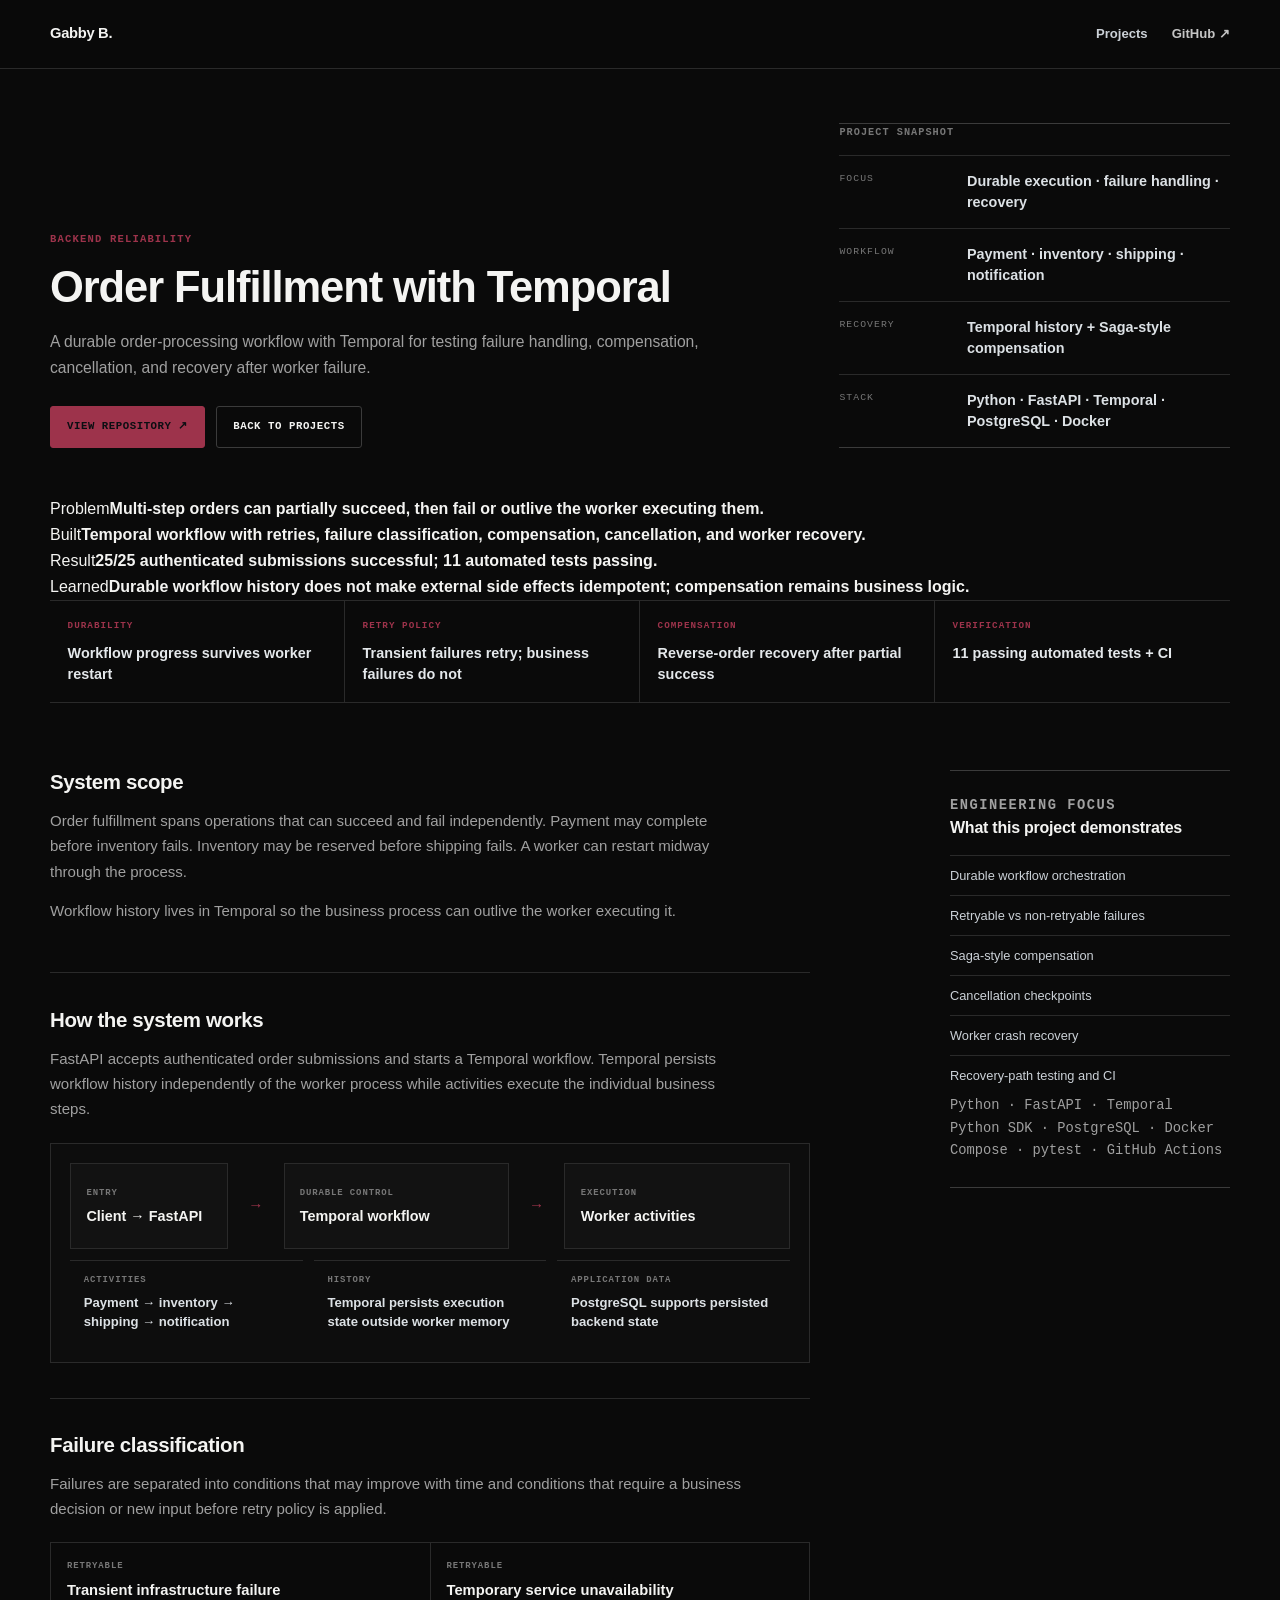
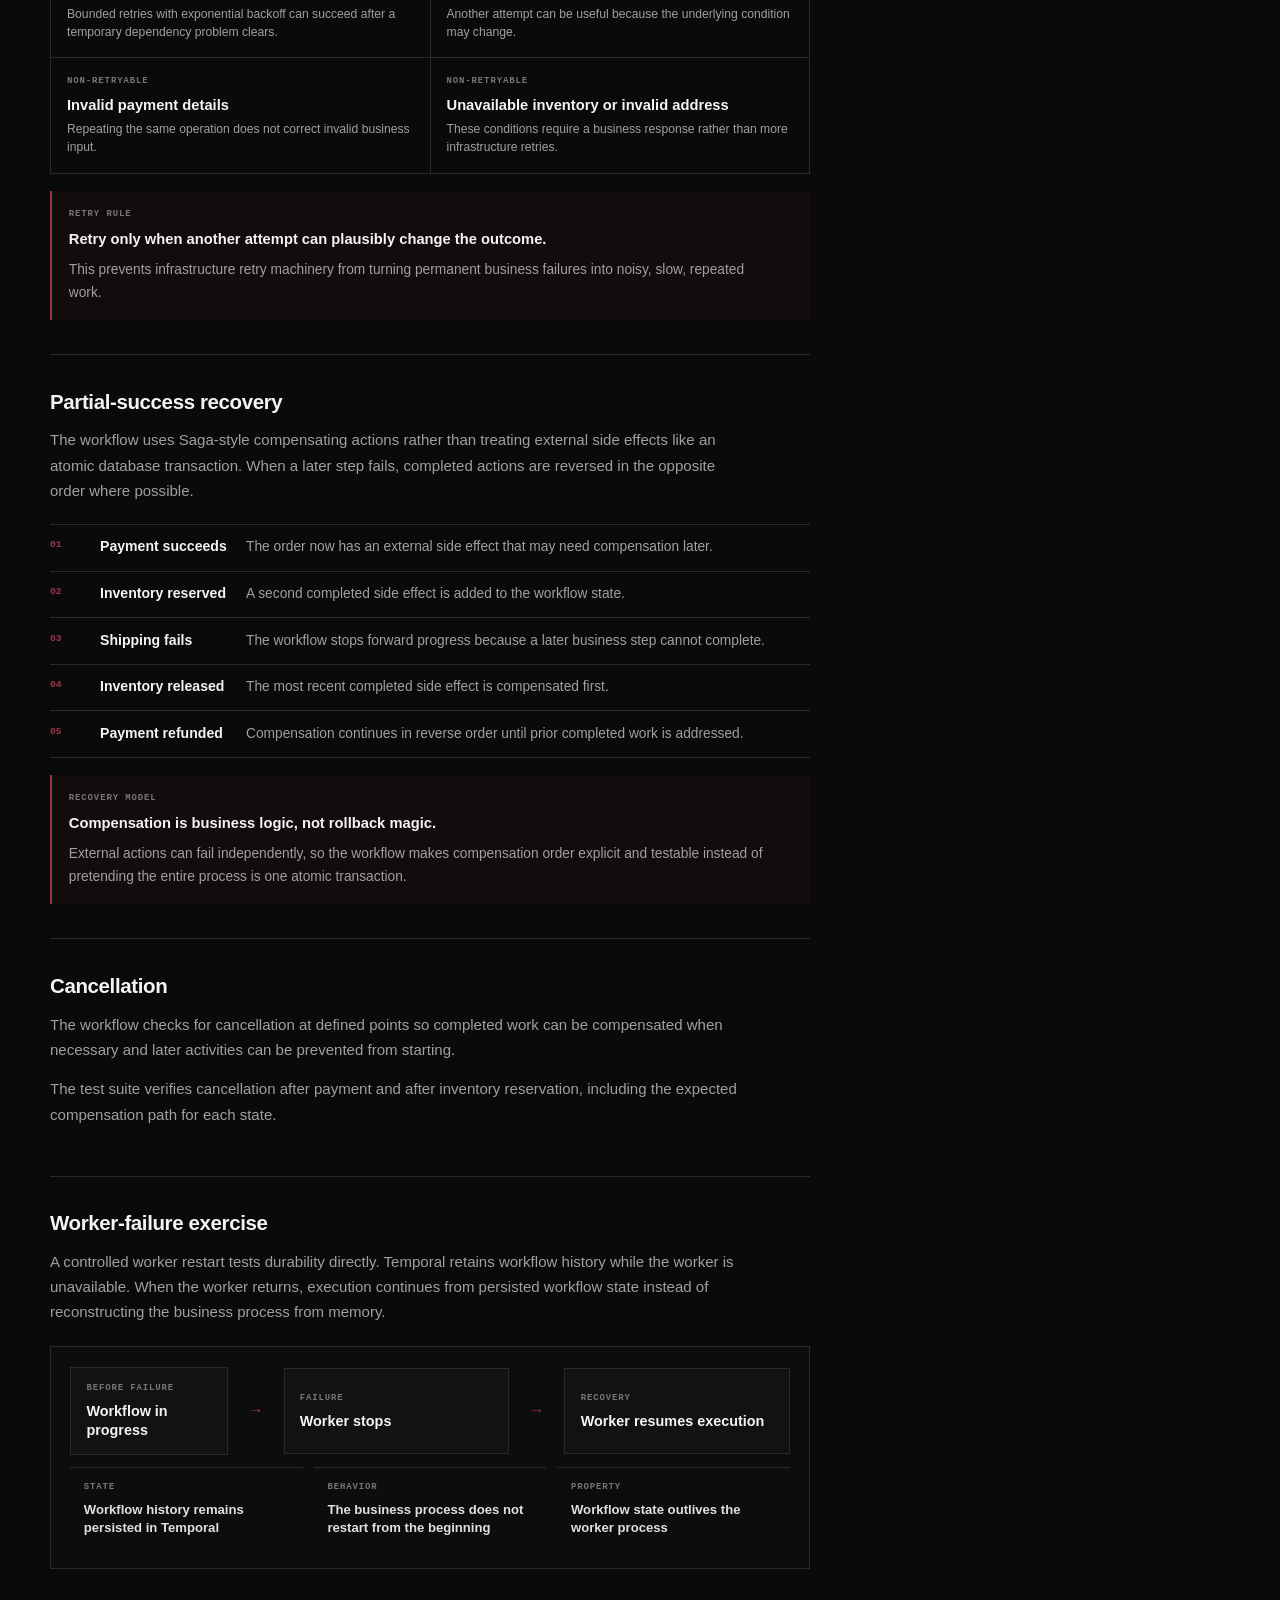
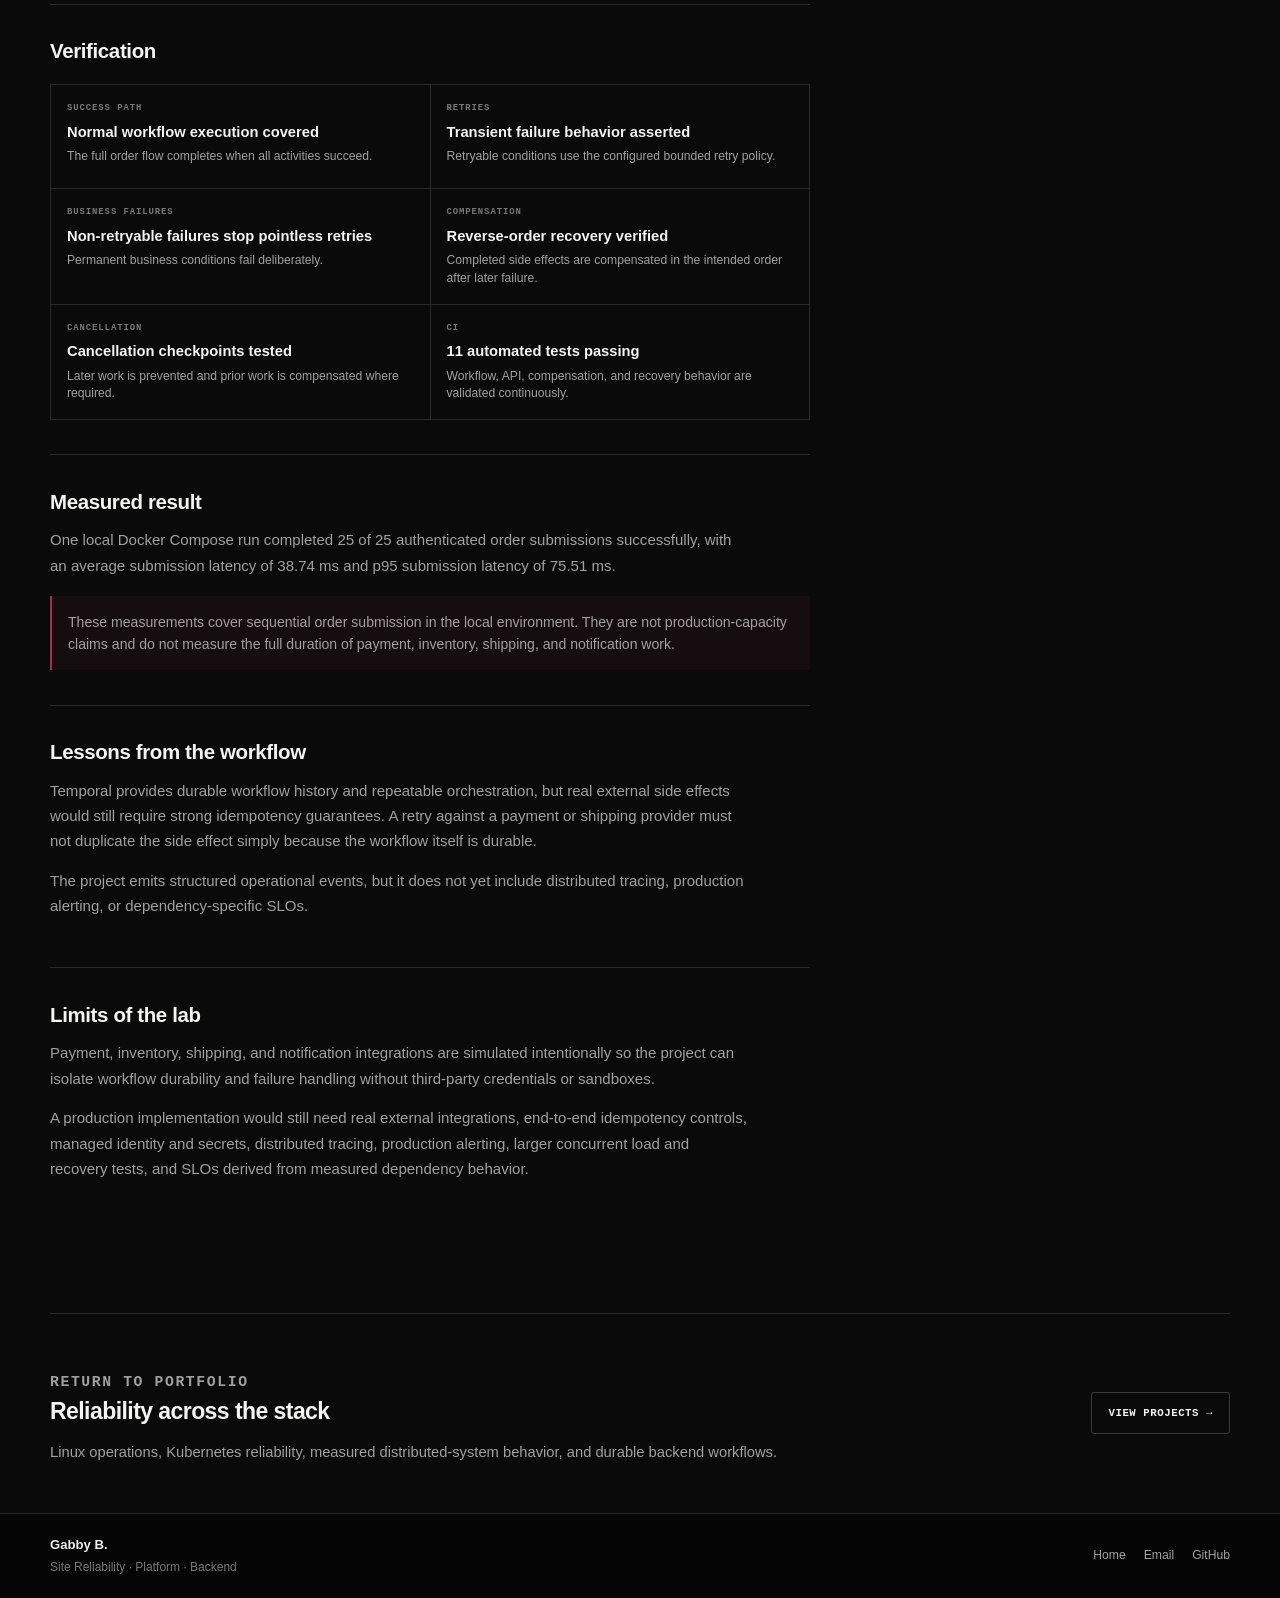
<file: projects/order-fulfillment.html>
<!doctype html>
<html lang="en">
<head>
  <meta charset="utf-8">
  <meta name="viewport" content="width=device-width, initial-scale=1">
  <title>Order Fulfillment with Temporal — Gabby B.</title>
  <meta name="description" content="Backend reliability case study using Temporal, FastAPI, PostgreSQL, retries, failure classification, Saga compensation, cancellation, crash recovery, testing, and CI.">
  <meta name="theme-color" content="#0b0e12">
  <link rel="icon" href="../favicon.svg" type="image/svg+xml">
  <link rel="stylesheet" href="../assets/css/styles.css">
  <link rel="stylesheet" href="../assets/css/case-studies.css">
  <link rel="stylesheet" href="../assets/css/case-evidence.css">
</head>
<body class="case-page">
  <a class="skip-link" href="#main">Skip to content</a>

  <header class="site-header">
    <div class="shell nav-wrap">
      <a class="brand" href="../index.html">Gabby B.</a>
      <nav class="site-nav" style="display:flex" aria-label="Case study navigation">
        <a class="case-nav-back" href="../index.html#projects">Projects</a>
        <a href="https://github.com/gabbyb-cloud/order-fulfillment-temporal" target="_blank" rel="noreferrer">GitHub ↗</a>
      </nav>
    </div>
  </header>

  <main id="main">
    <section class="case-hero-exec shell" aria-labelledby="case-title">
      <div>
        <p class="case-kicker">Backend Reliability</p>
        <h1 id="case-title">Order Fulfillment with Temporal</h1>
        <p class="case-summary">A durable order-processing workflow with Temporal for testing failure handling, compensation, cancellation, and recovery after worker failure.</p>
        <!-- TODO tests and failure scenarios covered -->
        <div class="case-actions">
          <a class="case-action primary" href="https://github.com/gabbyb-cloud/order-fulfillment-temporal" target="_blank" rel="noreferrer">View repository ↗</a>
          <a class="case-action" href="../index.html#projects">Back to projects</a>
        </div>
      </div>

      <aside class="case-snapshot" aria-label="Project snapshot">
        <p class="case-snapshot-title">Project snapshot</p>
        <dl>
          <div class="case-snapshot-row"><dt>Focus</dt><dd>Durable execution · failure handling · recovery</dd></div>
          <div class="case-snapshot-row"><dt>Workflow</dt><dd>Payment · inventory · shipping · notification</dd></div>
          <div class="case-snapshot-row"><dt>Recovery</dt><dd>Temporal history + Saga-style compensation</dd></div>
          <div class="case-snapshot-row"><dt>Stack</dt><dd>Python · FastAPI · Temporal · PostgreSQL · Docker</dd></div>
        </dl>
      </aside>
    </section>

    <section class="case-summary-grid shell" aria-label="Case study summary">
      <div><span>Problem</span><strong>Multi-step orders can partially succeed, then fail or outlive the worker executing them.</strong></div>
      <div><span>Built</span><strong>Temporal workflow with retries, failure classification, compensation, cancellation, and worker recovery.</strong></div>
      <div><span>Result</span><strong>25/25 authenticated submissions successful; 11 automated tests passing.</strong></div>
      <div><span>Learned</span><strong>Durable workflow history does not make external side effects idempotent; compensation remains business logic.</strong></div>
    </section>

    <section class="case-proof-rail shell" aria-label="Workflow evidence">
      <div class="case-proof"><span class="case-proof-label">Durability</span><strong>Workflow progress survives worker restart</strong></div>
      <div class="case-proof"><span class="case-proof-label">Retry policy</span><strong>Transient failures retry; business failures do not</strong></div>
      <div class="case-proof"><span class="case-proof-label">Compensation</span><strong>Reverse-order recovery after partial success</strong></div>
      <div class="case-proof"><span class="case-proof-label">Verification</span><strong>11 passing automated tests + CI</strong></div>
    </section>

    <div class="case-main shell">
      <article class="case-story">
        <section class="case-block">
          <div>
            <h2>System scope</h2>
            <p>Order fulfillment spans operations that can succeed and fail independently. Payment may complete before inventory fails. Inventory may be reserved before shipping fails. A worker can restart midway through the process.</p>
            <p>Workflow history lives in Temporal so the business process can outlive the worker executing it.</p>
          </div>
        </section>

        <section class="case-block">
          <div>
            <h2>How the system works</h2>
            <p>FastAPI accepts authenticated order submissions and starts a Temporal workflow. Temporal persists workflow history independently of the worker process while activities execute the individual business steps.</p>

            <div class="case-architecture" aria-label="Order fulfillment architecture">
              <div class="case-flow">
                <div class="case-flow-node"><span class="case-flow-label">Entry</span><strong>Client → FastAPI</strong></div>
                <div class="case-flow-arrow" aria-hidden="true">→</div>
                <div class="case-flow-node"><span class="case-flow-label">Durable control</span><strong>Temporal workflow</strong></div>
                <div class="case-flow-arrow" aria-hidden="true">→</div>
                <div class="case-flow-node"><span class="case-flow-label">Execution</span><strong>Worker activities</strong></div>
              </div>
              <div class="case-flow-secondary">
                <div><span class="case-flow-label">Activities</span><strong>Payment → inventory → shipping → notification</strong></div>
                <div><span class="case-flow-label">History</span><strong>Temporal persists execution state outside worker memory</strong></div>
                <div><span class="case-flow-label">Application data</span><strong>PostgreSQL supports persisted backend state</strong></div>
              </div>
            </div>
          </div>
        </section>

        <section class="case-block">
          <div>
            <h2>Failure classification</h2>
            <p>Failures are separated into conditions that may improve with time and conditions that require a business decision or new input before retry policy is applied.</p>

            <div class="case-evidence-matrix" aria-label="Retryable and non-retryable failures">
              <div class="case-evidence-item"><span class="case-evidence-label">Retryable</span><strong>Transient infrastructure failure</strong><small>Bounded retries with exponential backoff can succeed after a temporary dependency problem clears.</small></div>
              <div class="case-evidence-item"><span class="case-evidence-label">Retryable</span><strong>Temporary service unavailability</strong><small>Another attempt can be useful because the underlying condition may change.</small></div>
              <div class="case-evidence-item"><span class="case-evidence-label">Non-retryable</span><strong>Invalid payment details</strong><small>Repeating the same operation does not correct invalid business input.</small></div>
              <div class="case-evidence-item"><span class="case-evidence-label">Non-retryable</span><strong>Unavailable inventory or invalid address</strong><small>These conditions require a business response rather than more infrastructure retries.</small></div>
            </div>

            <div class="case-decision">
              <span class="case-decision-label">Retry rule</span>
              <strong>Retry only when another attempt can plausibly change the outcome.</strong>
              <p>This prevents infrastructure retry machinery from turning permanent business failures into noisy, slow, repeated work.</p>
            </div>
          </div>
        </section>

        <section class="case-block">
          <div>
            <h2>Partial-success recovery</h2>
            <p>The workflow uses Saga-style compensating actions rather than treating external side effects like an atomic database transaction. When a later step fails, completed actions are reversed in the opposite order where possible.</p>

            <div class="case-timeline" aria-label="Compensation sequence after shipping failure">
              <div class="case-timeline-step"><span>01</span><strong>Payment succeeds</strong><p>The order now has an external side effect that may need compensation later.</p></div>
              <div class="case-timeline-step"><span>02</span><strong>Inventory reserved</strong><p>A second completed side effect is added to the workflow state.</p></div>
              <div class="case-timeline-step"><span>03</span><strong>Shipping fails</strong><p>The workflow stops forward progress because a later business step cannot complete.</p></div>
              <div class="case-timeline-step"><span>04</span><strong>Inventory released</strong><p>The most recent completed side effect is compensated first.</p></div>
              <div class="case-timeline-step"><span>05</span><strong>Payment refunded</strong><p>Compensation continues in reverse order until prior completed work is addressed.</p></div>
            </div>

            <div class="case-decision">
              <span class="case-decision-label">Recovery model</span>
              <strong>Compensation is business logic, not rollback magic.</strong>
              <p>External actions can fail independently, so the workflow makes compensation order explicit and testable instead of pretending the entire process is one atomic transaction.</p>
            </div>
          </div>
        </section>

        <section class="case-block">
          <div>
            <h2>Cancellation</h2>
            <p>The workflow checks for cancellation at defined points so completed work can be compensated when necessary and later activities can be prevented from starting.</p>
            <p>The test suite verifies cancellation after payment and after inventory reservation, including the expected compensation path for each state.</p>
          </div>
        </section>

        <section class="case-block">
          <div>
            <h2>Worker-failure exercise</h2>
            <!-- TODO: real command output in a code block (journalctl, systemctl status, failing and fixed request) -->
            <p>A controlled worker restart tests durability directly. Temporal retains workflow history while the worker is unavailable. When the worker returns, execution continues from persisted workflow state instead of reconstructing the business process from memory.</p>

            <div class="case-architecture" aria-label="Worker crash recovery flow">
              <div class="case-flow">
                <div class="case-flow-node"><span class="case-flow-label">Before failure</span><strong>Workflow in progress</strong></div>
                <div class="case-flow-arrow" aria-hidden="true">→</div>
                <div class="case-flow-node"><span class="case-flow-label">Failure</span><strong>Worker stops</strong></div>
                <div class="case-flow-arrow" aria-hidden="true">→</div>
                <div class="case-flow-node"><span class="case-flow-label">Recovery</span><strong>Worker resumes execution</strong></div>
              </div>
              <div class="case-flow-secondary">
                <div><span class="case-flow-label">State</span><strong>Workflow history remains persisted in Temporal</strong></div>
                <div><span class="case-flow-label">Behavior</span><strong>The business process does not restart from the beginning</strong></div>
                <div><span class="case-flow-label">Property</span><strong>Workflow state outlives the worker process</strong></div>
              </div>
            </div>
          </div>
        </section>

        <section class="case-block">
          <div>
            <h2>Verification</h2>
            <div class="case-evidence-matrix" aria-label="Temporal workflow verification">
              <div class="case-evidence-item"><span class="case-evidence-label">Success path</span><strong>Normal workflow execution covered</strong><small>The full order flow completes when all activities succeed.</small></div>
              <div class="case-evidence-item"><span class="case-evidence-label">Retries</span><strong>Transient failure behavior asserted</strong><small>Retryable conditions use the configured bounded retry policy.</small></div>
              <div class="case-evidence-item"><span class="case-evidence-label">Business failures</span><strong>Non-retryable failures stop pointless retries</strong><small>Permanent business conditions fail deliberately.</small></div>
              <div class="case-evidence-item"><span class="case-evidence-label">Compensation</span><strong>Reverse-order recovery verified</strong><small>Completed side effects are compensated in the intended order after later failure.</small></div>
              <div class="case-evidence-item"><span class="case-evidence-label">Cancellation</span><strong>Cancellation checkpoints tested</strong><small>Later work is prevented and prior work is compensated where required.</small></div>
              <div class="case-evidence-item"><span class="case-evidence-label">CI</span><strong>11 automated tests passing</strong><small>Workflow, API, compensation, and recovery behavior are validated continuously.</small></div>
            </div>
          </div>
        </section>

        <section class="case-block">
          <div>
            <h2>Measured result</h2>
            <p>One local Docker Compose run completed 25 of 25 authenticated order submissions successfully, with an average submission latency of 38.74 ms and p95 submission latency of 75.51 ms.</p>
            <div class="case-note">These measurements cover sequential order submission in the local environment. They are not production-capacity claims and do not measure the full duration of payment, inventory, shipping, and notification work.</div>
          </div>
        </section>

        <section class="case-block">
          <div>
            <h2>Lessons from the workflow</h2>
            <!-- TODO: one thing that went wrong or surprised me, and what I'd do differently -->
            <p>Temporal provides durable workflow history and repeatable orchestration, but real external side effects would still require strong idempotency guarantees. A retry against a payment or shipping provider must not duplicate the side effect simply because the workflow itself is durable.</p>
            <p>The project emits structured operational events, but it does not yet include distributed tracing, production alerting, or dependency-specific SLOs.</p>
          </div>
        </section>

        <section class="case-block">
          <div>
            <h2>Limits of the lab</h2>
            <p>Payment, inventory, shipping, and notification integrations are simulated intentionally so the project can isolate workflow durability and failure handling without third-party credentials or sandboxes.</p>
            <p>A production implementation would still need real external integrations, end-to-end idempotency controls, managed identity and secrets, distributed tracing, production alerting, larger concurrent load and recovery tests, and SLOs derived from measured dependency behavior.</p>
          </div>
        </section>
      </article>

      <aside class="case-side" aria-label="Engineering focus">
        <div class="case-side-card">
          <p class="case-label">Engineering focus</p>
          <h2>What this project demonstrates</h2>
            <!-- TODO: replace with a list of things I actually did -->
          <ul class="case-side-list">
            <li>Durable workflow orchestration</li>
            <li>Retryable vs non-retryable failures</li>
            <li>Saga-style compensation</li>
            <li>Cancellation checkpoints</li>
            <li>Worker crash recovery</li>
            <li>Recovery-path testing and CI</li>
          </ul>
          <p class="case-stack-line">Python · FastAPI · Temporal Python SDK · PostgreSQL · Docker Compose · pytest · GitHub Actions</p>
        </div>
      </aside>
    </div>

    <section class="case-next shell">
      <div>
        <p class="case-kicker">Return to portfolio</p>
        <h2>Reliability across the stack</h2>
        <p>Linux operations, Kubernetes reliability, measured distributed-system behavior, and durable backend workflows.</p>
      </div>
      <a class="case-action" href="../index.html#projects">View projects →</a>
    </section>
  </main>

  <footer class="site-footer">
    <div class="shell footer-inner">
      <div><strong>Gabby B.</strong><span>Site Reliability · Platform · Backend</span></div>
      <div class="footer-links"><a href="../index.html">Home</a><a href="mailto:gabbybcloud@proton.me">Email</a><a href="https://github.com/gabbyb-cloud">GitHub</a></div>
    </div>
  </footer>
</body>
</html>
</file>
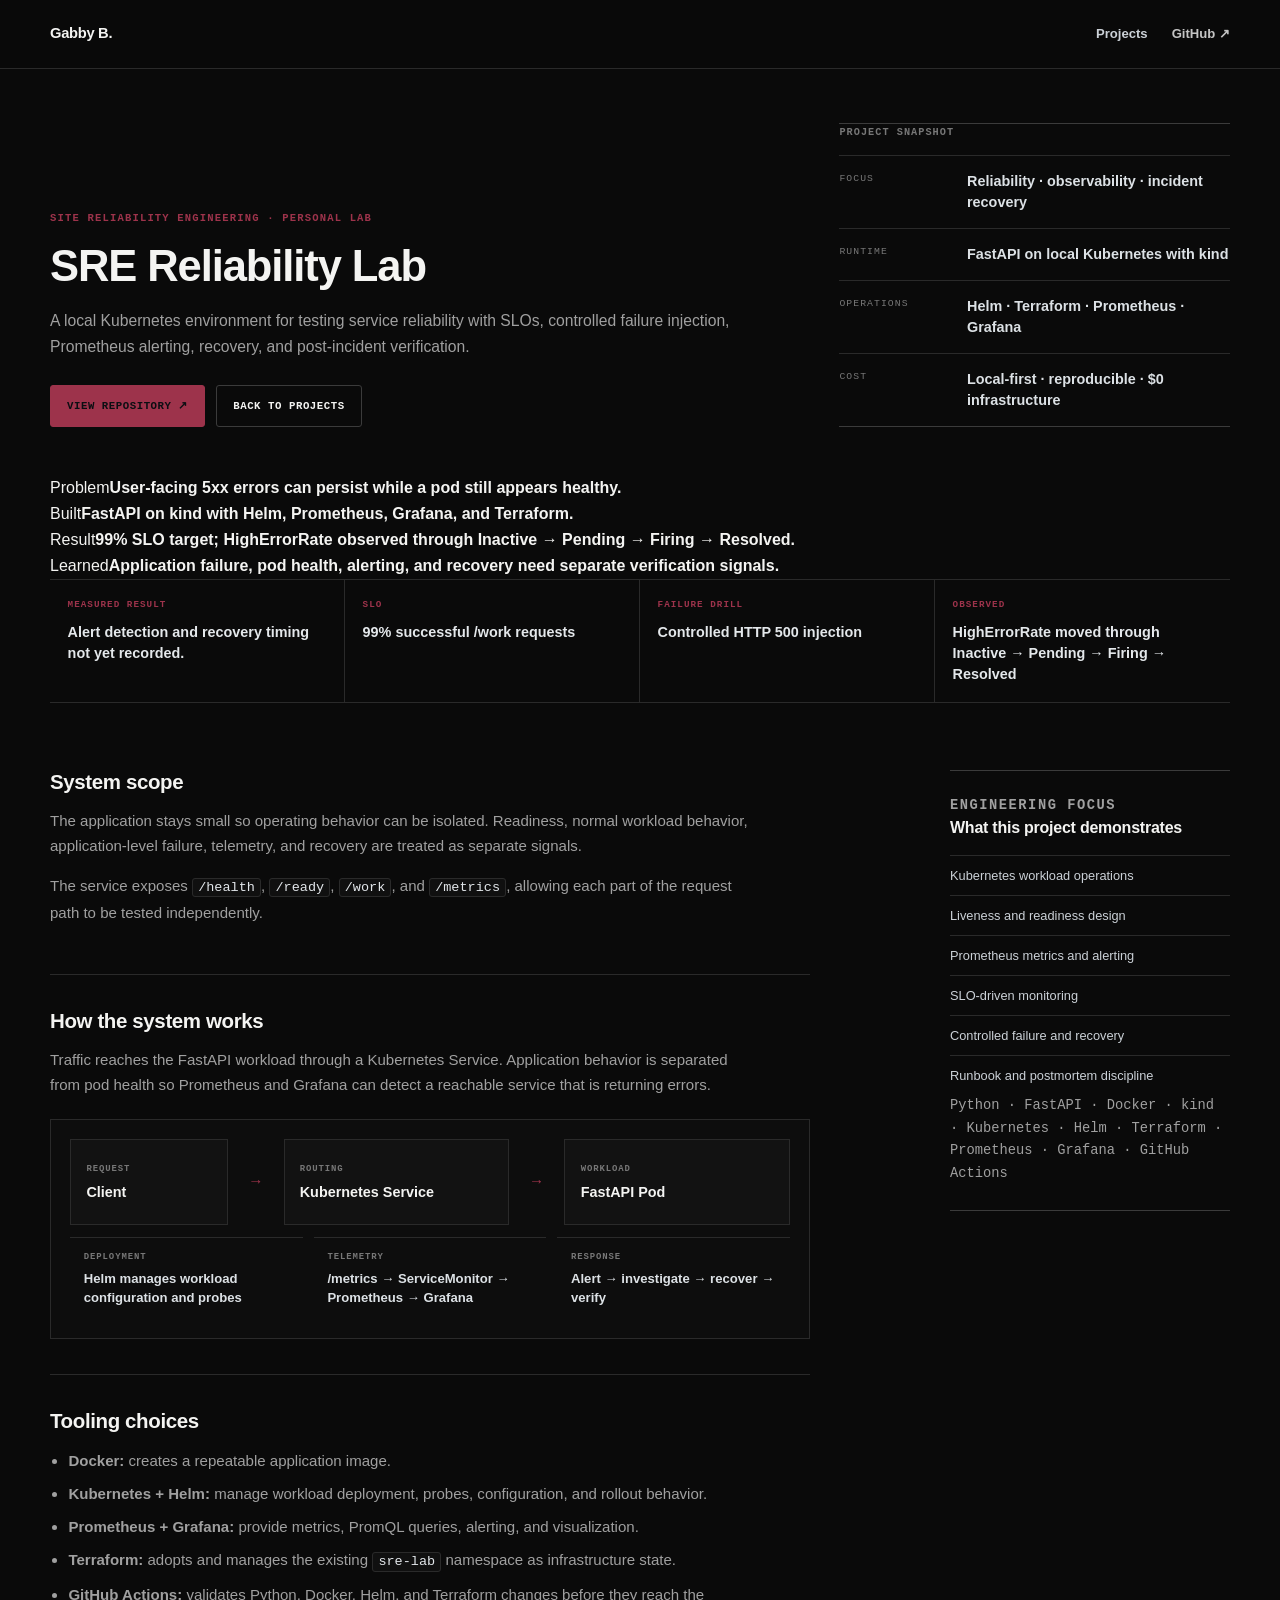
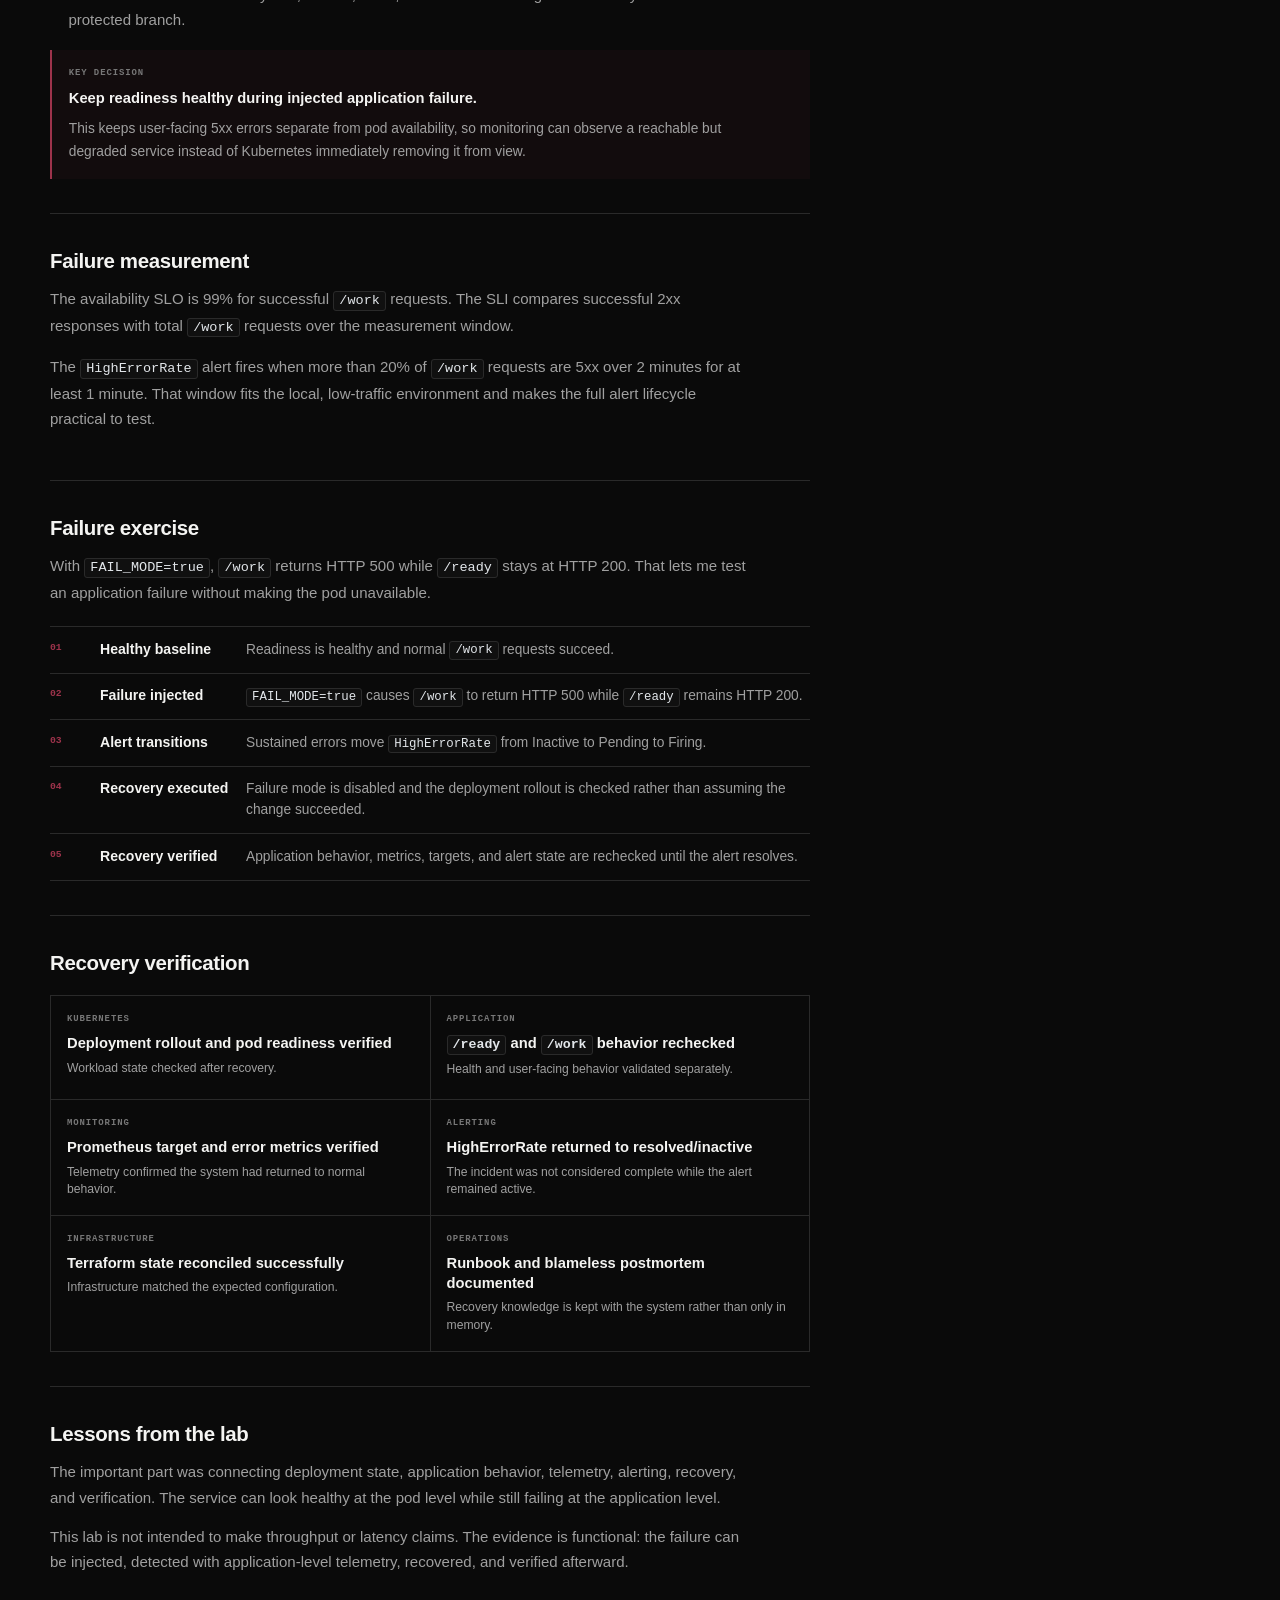
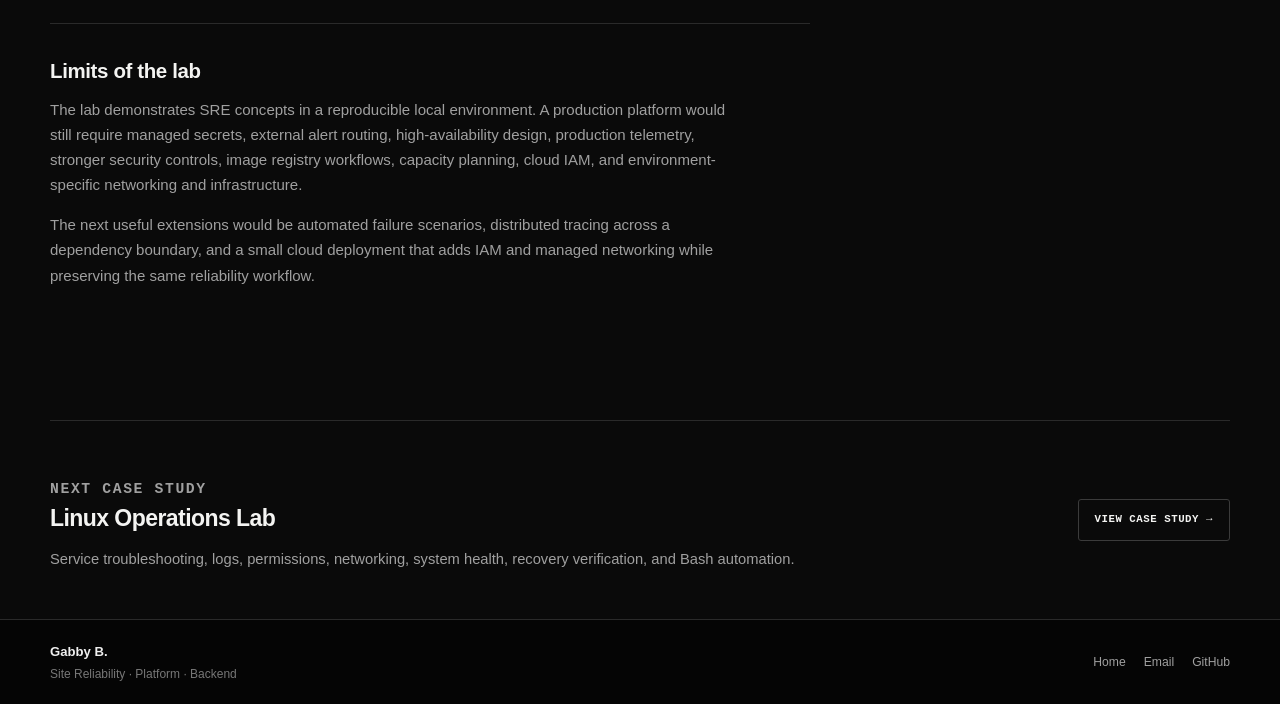
<file: projects/sre-reliability-lab.html>
<!doctype html>
<html lang="en">
<head>
  <meta charset="utf-8">
  <meta name="viewport" content="width=device-width, initial-scale=1">
  <title>SRE Reliability Lab — Gabby B.</title>
  <meta name="description" content="Site reliability engineering case study using Kubernetes, Helm, Terraform, Prometheus, Grafana, SLOs, alerting, controlled failure, recovery verification, and incident documentation.">
  <meta name="theme-color" content="#0b0e12">
  <link rel="icon" href="../favicon.svg" type="image/svg+xml">
  <link rel="stylesheet" href="../assets/css/styles.css">
  <link rel="stylesheet" href="../assets/css/case-studies.css">
  <link rel="stylesheet" href="../assets/css/case-evidence.css">
</head>
<body class="case-page">
  <a class="skip-link" href="#main">Skip to content</a>

  <header class="site-header">
    <div class="shell nav-wrap">
      <a class="brand" href="../index.html">Gabby B.</a>
      <nav class="site-nav" style="display:flex" aria-label="Case study navigation">
        <a class="case-nav-back" href="../index.html#projects">Projects</a>
        <a href="https://github.com/gabbyb-cloud/sre-reliability-lab" target="_blank" rel="noreferrer">GitHub ↗</a>
      </nav>
    </div>
  </header>

  <main id="main">
    <section class="case-hero-exec shell" aria-labelledby="case-title">
      <div>
        <p class="case-kicker">Site Reliability Engineering · Personal lab</p>
        <h1 id="case-title">SRE Reliability Lab</h1>
        <p class="case-summary">
          A local Kubernetes environment for testing service reliability with SLOs, controlled failure injection, Prometheus alerting, recovery, and post-incident verification.
        </p>
        <div class="case-actions">
          <a class="case-action primary" href="https://github.com/gabbyb-cloud/sre-reliability-lab" target="_blank" rel="noreferrer">View repository ↗</a>
          <a class="case-action" href="../index.html#projects">Back to projects</a>
        </div>
      </div>

      <aside class="case-snapshot" aria-label="Project snapshot">
        <p class="case-snapshot-title">Project snapshot</p>
        <dl>
          <div class="case-snapshot-row"><dt>Focus</dt><dd>Reliability · observability · incident recovery</dd></div>
          <div class="case-snapshot-row"><dt>Runtime</dt><dd>FastAPI on local Kubernetes with kind</dd></div>
          <div class="case-snapshot-row"><dt>Operations</dt><dd>Helm · Terraform · Prometheus · Grafana</dd></div>
          <div class="case-snapshot-row"><dt>Cost</dt><dd>Local-first · reproducible · $0 infrastructure</dd></div>
        </dl>
      </aside>
    </section>

    <section class="case-summary-grid shell" aria-label="Case study summary">
      <div><span>Problem</span><strong>User-facing 5xx errors can persist while a pod still appears healthy.</strong></div>
      <div><span>Built</span><strong>FastAPI on kind with Helm, Prometheus, Grafana, and Terraform.</strong></div>
      <div><span>Result</span><strong>99% SLO target; HighErrorRate observed through Inactive → Pending → Firing → Resolved.</strong></div>
      <div><span>Learned</span><strong>Application failure, pod health, alerting, and recovery need separate verification signals.</strong></div>
    </section>

    <section class="case-proof-rail shell" aria-label="Reliability evidence">
      <div class="case-proof"><span class="case-proof-label">Measured result</span><strong>Alert detection and recovery timing not yet recorded.</strong></div>
      <div class="case-proof"><span class="case-proof-label">SLO</span><strong>99% successful /work requests</strong></div>
      <div class="case-proof"><span class="case-proof-label">Failure drill</span><strong>Controlled HTTP 500 injection</strong></div>
      <div class="case-proof"><span class="case-proof-label">Observed</span><strong>HighErrorRate moved through Inactive → Pending → Firing → Resolved</strong></div>
    </section>

    <div class="case-main shell">
      <article class="case-story">
        <section class="case-block">
          <div>
            <h2>System scope</h2>
            <p>The application stays small so operating behavior can be isolated. Readiness, normal workload behavior, application-level failure, telemetry, and recovery are treated as separate signals.</p>
            <p>The service exposes <code>/health</code>, <code>/ready</code>, <code>/work</code>, and <code>/metrics</code>, allowing each part of the request path to be tested independently.</p>
          </div>
        </section>

        <section class="case-block">
          <div>
            <h2>How the system works</h2>
            <p>Traffic reaches the FastAPI workload through a Kubernetes Service. Application behavior is separated from pod health so Prometheus and Grafana can detect a reachable service that is returning errors.</p>

            <div class="case-architecture" aria-label="System architecture">
              <div class="case-flow">
                <div class="case-flow-node">
                  <span class="case-flow-label">Request</span>
                  <strong>Client</strong>
                </div>
                <div class="case-flow-arrow" aria-hidden="true">→</div>
                <div class="case-flow-node">
                  <span class="case-flow-label">Routing</span>
                  <strong>Kubernetes Service</strong>
                </div>
                <div class="case-flow-arrow" aria-hidden="true">→</div>
                <div class="case-flow-node">
                  <span class="case-flow-label">Workload</span>
                  <strong>FastAPI Pod</strong>
                </div>
              </div>

              <div class="case-flow-secondary">
                <div><span class="case-flow-label">Deployment</span><strong>Helm manages workload configuration and probes</strong></div>
                <div><span class="case-flow-label">Telemetry</span><strong>/metrics → ServiceMonitor → Prometheus → Grafana</strong></div>
                <div><span class="case-flow-label">Response</span><strong>Alert → investigate → recover → verify</strong></div>
              </div>
            </div>
          </div>
        </section>

        <section class="case-block">
          <div>
            <h2>Tooling choices</h2>
            <ul>
              <li><strong>Docker:</strong> creates a repeatable application image.</li>
              <li><strong>Kubernetes + Helm:</strong> manage workload deployment, probes, configuration, and rollout behavior.</li>
              <li><strong>Prometheus + Grafana:</strong> provide metrics, PromQL queries, alerting, and visualization.</li>
              <li><strong>Terraform:</strong> adopts and manages the existing <code>sre-lab</code> namespace as infrastructure state.</li>
              <li><strong>GitHub Actions:</strong> validates Python, Docker, Helm, and Terraform changes before they reach the protected branch.</li>
            </ul>
            <div class="case-decision">
              <span class="case-decision-label">Key decision</span>
              <strong>Keep readiness healthy during injected application failure.</strong>
              <p>This keeps user-facing 5xx errors separate from pod availability, so monitoring can observe a reachable but degraded service instead of Kubernetes immediately removing it from view.</p>
            </div>
          </div>
        </section>

        <section class="case-block">
          <div>
            <h2>Failure measurement</h2>
            <p>The availability SLO is 99% for successful <code>/work</code> requests. The SLI compares successful 2xx responses with total <code>/work</code> requests over the measurement window.</p>
            <p>The <code>HighErrorRate</code> alert fires when more than 20% of <code>/work</code> requests are 5xx over 2 minutes for at least 1 minute. That window fits the local, low-traffic environment and makes the full alert lifecycle practical to test.</p>
          </div>
        </section>

        <section class="case-block">
          <div>
            <h2>Failure exercise</h2>
            <!-- TODO: real command output in a code block (journalctl, systemctl status, failing and fixed request) -->
            <p>With <code>FAIL_MODE=true</code>, <code>/work</code> returns HTTP 500 while <code>/ready</code> stays at HTTP 200. That lets me test an application failure without making the pod unavailable.</p>

            <div class="case-timeline" aria-label="Failure exercise sequence">
              <div class="case-timeline-step">
                <span>01</span>
                <strong>Healthy baseline</strong>
                <p>Readiness is healthy and normal <code>/work</code> requests succeed.</p>
              </div>
              <div class="case-timeline-step">
                <span>02</span>
                <strong>Failure injected</strong>
                <p><code>FAIL_MODE=true</code> causes <code>/work</code> to return HTTP 500 while <code>/ready</code> remains HTTP 200.</p>
              </div>
              <div class="case-timeline-step">
                <span>03</span>
                <strong>Alert transitions</strong>
                <p>Sustained errors move <code>HighErrorRate</code> from Inactive to Pending to Firing.</p>
              </div>
              <div class="case-timeline-step">
                <span>04</span>
                <strong>Recovery executed</strong>
                <p>Failure mode is disabled and the deployment rollout is checked rather than assuming the change succeeded.</p>
              </div>
              <div class="case-timeline-step">
                <span>05</span>
                <strong>Recovery verified</strong>
                <p>Application behavior, metrics, targets, and alert state are rechecked until the alert resolves.</p>
              </div>
            </div>
          </div>
        </section>

        <section class="case-block">
          <div>
            <h2>Recovery verification</h2>
            <div class="case-evidence-matrix" aria-label="Recovery verification evidence">
              <div class="case-evidence-item">
                <span class="case-evidence-label">Kubernetes</span>
                <strong>Deployment rollout and pod readiness verified</strong>
                <small>Workload state checked after recovery.</small>
              </div>
              <div class="case-evidence-item">
                <span class="case-evidence-label">Application</span>
                <strong><code>/ready</code> and <code>/work</code> behavior rechecked</strong>
                <small>Health and user-facing behavior validated separately.</small>
              </div>
              <div class="case-evidence-item">
                <span class="case-evidence-label">Monitoring</span>
                <strong>Prometheus target and error metrics verified</strong>
                <small>Telemetry confirmed the system had returned to normal behavior.</small>
              </div>
              <div class="case-evidence-item">
                <span class="case-evidence-label">Alerting</span>
                <strong>HighErrorRate returned to resolved/inactive</strong>
                <small>The incident was not considered complete while the alert remained active.</small>
              </div>
              <div class="case-evidence-item">
                <span class="case-evidence-label">Infrastructure</span>
                <strong>Terraform state reconciled successfully</strong>
                <small>Infrastructure matched the expected configuration.</small>
              </div>
              <div class="case-evidence-item">
                <span class="case-evidence-label">Operations</span>
                <strong>Runbook and blameless postmortem documented</strong>
                <small>Recovery knowledge is kept with the system rather than only in memory.</small>
              </div>
            </div>
          </div>
        </section>

        <section class="case-block">
          <div>
            <h2>Lessons from the lab</h2>
            <!-- TODO: one thing that went wrong or surprised me, and what I'd do differently -->
            <p>The important part was connecting deployment state, application behavior, telemetry, alerting, recovery, and verification. The service can look healthy at the pod level while still failing at the application level.</p>
            <p>This lab is not intended to make throughput or latency claims. The evidence is functional: the failure can be injected, detected with application-level telemetry, recovered, and verified afterward.</p>
          </div>
        </section>

        <section class="case-block">
          <div>
            <h2>Limits of the lab</h2>
            <p>The lab demonstrates SRE concepts in a reproducible local environment. A production platform would still require managed secrets, external alert routing, high-availability design, production telemetry, stronger security controls, image registry workflows, capacity planning, cloud IAM, and environment-specific networking and infrastructure.</p>
            <p>The next useful extensions would be automated failure scenarios, distributed tracing across a dependency boundary, and a small cloud deployment that adds IAM and managed networking while preserving the same reliability workflow.</p>
          </div>
        </section>
      </article>

      <aside class="case-side" aria-label="Engineering focus">
        <div class="case-side-card">
          <p class="case-label">Engineering focus</p>
          <h2>What this project demonstrates</h2>
          <!-- TODO: replace with a list of things I actually did -->
          <ul class="case-side-list">
            <li>Kubernetes workload operations</li>
            <li>Liveness and readiness design</li>
            <li>Prometheus metrics and alerting</li>
            <li>SLO-driven monitoring</li>
            <li>Controlled failure and recovery</li>
            <li>Runbook and postmortem discipline</li>
          </ul>
          <p class="case-stack-line">Python · FastAPI · Docker · kind · Kubernetes · Helm · Terraform · Prometheus · Grafana · GitHub Actions</p>
        </div>
      </aside>
    </div>

    <section class="case-next shell">
      <div>
        <p class="case-kicker">Next case study</p>
        <h2>Linux Operations Lab</h2>
        <p>Service troubleshooting, logs, permissions, networking, system health, recovery verification, and Bash automation.</p>
      </div>
      <a class="case-action" href="linux-operations-lab.html">View case study →</a>
    </section>
  </main>

  <footer class="site-footer">
    <div class="shell footer-inner">
      <div><strong>Gabby B.</strong><span>Site Reliability · Platform · Backend</span></div>
      <div class="footer-links"><a href="../index.html">Home</a><a href="mailto:gabbybcloud@proton.me">Email</a><a href="https://github.com/gabbyb-cloud">GitHub</a></div>
    </div>
  </footer>
</body>
</html>
</file>
<file: assets/css/styles.css>
:root {
  --bg: #0a0a0a;
  --surface: #111111;
  --surface-2: #171717;
  --ink: #f4f4f2;
  --muted: #a0a0a0;
  --muted-2: #777777;
  --line: #2a2a2a;
  --line-strong: #3b3b3b;
  --maroon: #7a2639;
  --maroon-bright: #9d334b;
  --maroon-soft: #2a1118;
  --max: 1180px;
  --mono: "SFMono-Regular", Consolas, "Liberation Mono", Menlo, monospace;
  --sans: Inter, "Segoe UI Variable", "Segoe UI", ui-sans-serif, -apple-system, BlinkMacSystemFont, sans-serif;

  /* Compatibility for case-study styles */
  --exec-bg: var(--bg);
  --exec-surface: var(--surface);
  --exec-text: var(--ink);
  --exec-muted: var(--muted);
  --exec-faint: var(--muted-2);
  --exec-accent: #b24a60;
  --exec-line: var(--line);
  --exec-line-strong: var(--line-strong);
  --exec-mono: var(--mono);
}

* { box-sizing: border-box; }

html {
  scroll-behavior: smooth;
  background: var(--bg);
}

body {
  margin: 0;
  background: var(--bg);
  color: var(--ink);
  font-family: var(--sans);
  font-size: 16px;
  line-height: 1.62;
  -webkit-font-smoothing: antialiased;
  text-rendering: optimizeLegibility;
}

body::selection {
  background: var(--maroon);
  color: #fff;
}

a {
  color: inherit;
  text-decoration: none;
}

a:focus-visible,
button:focus-visible {
  outline: 2px solid var(--maroon-bright);
  outline-offset: 4px;
}

button { font: inherit; }

.shell {
  width: min(calc(100% - 48px), var(--max));
  margin-inline: auto;
}

.sr-only {
  position: absolute;
  width: 1px;
  height: 1px;
  padding: 0;
  margin: -1px;
  overflow: hidden;
  clip: rect(0, 0, 0, 0);
  white-space: nowrap;
  border: 0;
}

.skip-link {
  position: fixed;
  z-index: 999;
  left: 16px;
  top: 16px;
  transform: translateY(-180%);
  padding: 10px 14px;
  background: #fff;
  color: #000;
}

.skip-link:focus { transform: translateY(0); }

h1, h2, h3, p { margin-top: 0; }

.site-header {
  position: sticky;
  top: 0;
  z-index: 20;
  background: rgba(10, 10, 10, .94);
  border-bottom: 1px solid var(--line);
  backdrop-filter: blur(12px);
}

.nav-wrap {
  min-height: 68px;
  display: flex;
  align-items: center;
  justify-content: space-between;
  gap: 24px;
}

.brand {
  color: var(--ink);
  font-size: .92rem;
  font-weight: 700;
  letter-spacing: -.02em;
}

.site-nav {
  display: flex;
  align-items: center;
  gap: 24px;
  font-size: .82rem;
  font-weight: 600;
}

.site-nav a {
  color: #c4c4c4;
  transition: color .18s ease;
}

.site-nav a:hover { color: #fff; }

.nav-toggle {
  display: none;
  border: 0;
  background: transparent;
  padding: 8px;
}

.nav-toggle span:not(.sr-only) {
  display: block;
  width: 22px;
  height: 1px;
  margin: 5px 0;
  background: #fff;
}

/* Homepage */

.exec-hero {
  display: block;
  max-width: 900px;
  padding-block: 96px 78px;
}

.exec-hero > div {
  max-width: 820px;
}

.exec-kicker,
.section-index,
.panel-label,
.system-label,
.project-meta,
.project-index,
.private-label,
.case-kicker {
  color: #b8b8b8;
  font-family: var(--mono);
  font-size: .67rem;
  font-weight: 700;
  letter-spacing: .1em;
  line-height: 1.4;
  text-transform: uppercase;
}

.exec-kicker,
.project-meta,
.project-index,
.private-label,
.system-label,
.case-kicker {
  color: var(--maroon-bright);
}

.exec-name {
  margin: 14px 0 0;
  color: #fff;
  font-size: clamp(2.9rem, 5.2vw, 4.9rem);
  line-height: .92;
  letter-spacing: -.07em;
  font-weight: 760;
}

.exec-title {
  margin: 18px 0 0;
  max-width: 700px;
  color: #d2d2d2;
  font-size: clamp(1.08rem, 1.5vw, 1.32rem);
  line-height: 1.45;
  font-weight: 600;
}

.exec-statement {
  max-width: 690px;
  margin: 20px 0 0;
  color: var(--muted);
  font-size: 1rem;
  line-height: 1.72;
}

.exec-statement strong {
  color: #efefef;
  font-weight: 650;
}

.exec-actions {
  display: flex;
  flex-wrap: wrap;
  gap: 10px;
  margin-top: 26px;
}

.exec-button {
  display: inline-flex;
  align-items: center;
  justify-content: center;
  min-height: 44px;
  padding: 0 15px;
  border: 1px solid var(--line-strong);
  background: transparent;
  color: #ededed;
  font-family: var(--mono);
  font-size: .68rem;
  font-weight: 700;
  letter-spacing: .05em;
  text-transform: uppercase;
  transition: border-color .18s ease, background .18s ease, transform .18s ease;
}

.exec-button:hover {
  border-color: #666;
  background: #141414;
  transform: translateY(-1px);
}

.exec-button.primary {
  border-color: var(--maroon);
  background: var(--maroon);
  color: #fff;
}

.exec-button.primary:hover {
  border-color: var(--maroon-bright);
  background: var(--maroon-bright);
}

.exec-panel {
  border-top: 1px solid var(--line-strong);
  border-bottom: 1px solid var(--line-strong);
}

.panel-label {
  padding: 13px 0;
  color: var(--muted-2);
}

.exec-panel-row {
  display: grid;
  grid-template-columns: 118px minmax(0, 1fr);
  gap: 18px;
  padding: 15px 0;
  border-top: 1px solid var(--line);
}

.exec-panel-row span {
  color: var(--muted-2);
  font-family: var(--mono);
  font-size: .66rem;
  line-height: 1.5;
  text-transform: uppercase;
}

.exec-panel-row strong {
  color: #dadada;
  font-size: .88rem;
  line-height: 1.5;
  font-weight: 580;
}

.exec-principles {
  display: grid;
  grid-template-columns: repeat(4, 1fr);
  border-top: 1px solid var(--line);
  border-bottom: 1px solid var(--line);
}

.exec-principles div {
  min-height: 82px;
  padding: 18px 16px;
  border-right: 1px solid var(--line);
}

.exec-principles div:last-child { border-right: 0; }

.exec-principles span {
  display: block;
  margin-bottom: 5px;
  color: var(--muted-2);
  font-family: var(--mono);
  font-size: .61rem;
  letter-spacing: .08em;
  text-transform: uppercase;
}

.exec-principles strong {
  color: #ddd;
  font-size: .88rem;
  font-weight: 600;
}

.exec-section {
  padding-block: 64px;
  border-top: 1px solid var(--line);
}

.exec-section-head {
  display: block;
  margin-bottom: 32px;
}

.exec-section-head > div {
  max-width: 70ch;
}

.section-index { color: var(--muted-2); }

.exec-section-head h2 {
  margin: 0;
  color: #f7f7f5;
  font-size: clamp(1.8rem, 3vw, 2.7rem);
  line-height: 1.08;
  letter-spacing: -.035em;
  font-weight: 680;
}

.exec-section-head > div > p {
  max-width: 680px;
  margin: 12px 0 0;
  color: var(--muted);
  font-size: .96rem;
  line-height: 1.65;
}

.feature-project {
  display: grid;
  grid-template-columns: minmax(0, 1.08fr) minmax(330px, .92fr);
  gap: clamp(34px, 5vw, 70px);
  padding: 34px 0;
  border-top: 1px solid var(--line-strong);
  border-bottom: 1px solid var(--line-strong);
  background: linear-gradient(90deg, rgba(122,38,57,.055), transparent 62%);
}

.feature-project h3 {
  margin: 10px 0 12px;
  color: #fff;
  font-size: clamp(1.75rem, 3vw, 2.6rem);
  line-height: 1.04;
  letter-spacing: -.04em;
  font-weight: 680;
}

.feature-project > div:first-child > p:not(.project-meta) {
  max-width: 640px;
  color: var(--muted);
  line-height: 1.7;
}

.project-links {
  display: flex;
  flex-wrap: wrap;
  gap: 18px;
  margin-top: 20px;
}

.project-links a {
  color: #e6e6e6;
  font-family: var(--mono);
  font-size: .68rem;
  font-weight: 700;
  text-transform: uppercase;
  letter-spacing: .04em;
}

.project-links a:hover { color: #d06a7e; }

.evidence-grid {
  display: grid;
  grid-template-columns: 1fr 1fr;
  border-top: 1px solid var(--line);
  border-left: 1px solid var(--line);
}

.evidence-grid div {
  min-height: 112px;
  padding: 16px;
  border-right: 1px solid var(--line);
  border-bottom: 1px solid var(--line);
}

.evidence-grid span {
  display: block;
  margin-bottom: 8px;
  color: var(--muted-2);
  font-family: var(--mono);
  font-size: .62rem;
  letter-spacing: .07em;
  text-transform: uppercase;
}

.evidence-grid strong {
  color: #e6e6e6;
  font-size: .9rem;
  line-height: 1.48;
  font-weight: 600;
}

.project-list { border-top: 1px solid var(--line); }

.project-row {
  display: grid;
  grid-template-columns: minmax(0, 1fr) minmax(210px, .48fr) auto;
  gap: 30px;
  align-items: center;
  padding: 24px 0;
  border-bottom: 1px solid var(--line);
}

.project-row > div {
  max-width: 760px;
}

.project-result {
  display: flex;
  align-items: baseline;
  gap: .65rem;
  margin-top: .85rem;
}

.project-result span {
  flex: 0 0 auto;
  color: #b8b8b8;
  font-family: var(--mono);
  font-size: .64rem;
  font-weight: 700;
  letter-spacing: .08em;
  line-height: 1.4;
  text-transform: uppercase;
}

.project-result strong {
  color: #f0f0ee;
  font-size: .9rem;
  line-height: 1.45;
  font-weight: 700;
}

.project-row h3 {
  margin: 0 0 5px;
  color: #f5f5f3;
  font-size: 1.18rem;
  line-height: 1.25;
  letter-spacing: -.025em;
}

.project-row p {
  margin: 0;
  color: var(--muted);
  font-size: .9rem;
  line-height: 1.58;
}

.project-tech {
  color: var(--muted-2);
  font-family: var(--mono);
  font-size: .68rem;
  line-height: 1.6;
}

.project-row > a {
  color: #e8e8e8;
  font-family: var(--mono);
  font-size: .68rem;
  font-weight: 700;
  letter-spacing: .04em;
}

.project-row > a:hover { color: #d06a7e; }

.systems-grid {
  display: grid;
  grid-template-columns: repeat(4, minmax(0, 1fr));
  border-top: 1px solid var(--line);
  border-left: 1px solid var(--line);
}

.system-block {
  min-height: 0;
  padding: 20px;
  border-right: 1px solid var(--line);
  border-bottom: 1px solid var(--line);
}

.system-block h3 {
  margin: 22px 0 8px;
  color: #f4f4f2;
  font-size: 1rem;
  line-height: 1.3;
}

.system-block p {
  margin: 0;
  color: var(--muted);
  font-size: .88rem;
  line-height: 1.65;
}

.private-build {
  display: block;
  padding: 28px 0;
  border-top: 1px solid var(--line-strong);
  border-bottom: 1px solid var(--line-strong);
}

.private-build > div {
  display: flex;
  align-items: baseline;
  justify-content: space-between;
  gap: 32px;
}

.private-build > div {
  max-width: 70ch;
}

.private-build h3 {
  margin: 0 0 8px;
  color: #f4f4f2;
  font-size: 1.5rem;
  line-height: 1.2;
  letter-spacing: -.03em;
}

.private-build p {
  max-width: 780px;
  margin: 0;
  color: var(--muted);
  font-size: .92rem;
  line-height: 1.68;
}

.exec-lower {
  display: grid;
  grid-template-columns: 1fr 1fr;
  gap: clamp(40px, 7vw, 100px);
}

.about-section {
  padding-block: 72px;
}

.about-block {
  max-width: 820px;
}

.about-block h2,
.credentials-block h2 {
  margin: 0 0 12px;
  color: #f4f4f2;
  font-size: clamp(1.8rem, 3vw, 2.5rem);
  line-height: 1.08;
  letter-spacing: -.035em;
}

.about-block p,
.credentials-block p {
  max-width: 70ch;
  margin: 0;
  color: var(--muted);
  font-size: .98rem;
  line-height: 1.72;
}

.credentials-section {
  padding-block: 42px 64px;
}

.credentials-block {
  display: flex;
  align-items: baseline;
  justify-content: space-between;
  gap: 32px;
}

.credentials-block > div {
  max-width: 760px;
}

.exec-subsection h2 {
  margin: 0 0 10px;
  color: #f4f4f2;
  font-size: 1.5rem;
  letter-spacing: -.03em;
}

.exec-subsection p {
  max-width: 620px;
  color: var(--muted);
  font-size: .93rem;
  line-height: 1.7;
}

.quiet-links {
  display: flex;
  flex-wrap: wrap;
  gap: 18px;
  margin-top: 18px;
}

.quiet-links a {
  color: #e2e2e2;
  font-family: var(--mono);
  font-size: .68rem;
  font-weight: 700;
  letter-spacing: .04em;
  text-transform: uppercase;
}

.quiet-links a:hover { color: #d06a7e; }

.exec-contact {
  display: grid;
  grid-template-columns: minmax(0, 1fr) auto;
  gap: 30px;
  align-items: end;
  padding-block: 58px;
  border-top: 1px solid var(--line);
}

.exec-contact h2 {
  max-width: 760px;
  margin: 0;
  color: #fff;
  font-size: clamp(1.7rem, 3vw, 2.7rem);
  line-height: 1.06;
  letter-spacing: -.04em;
}

.exec-contact p {
  margin: 12px 0 0;
  color: var(--muted);
  font-size: .92rem;
}

.exec-email {
  color: #d06a7e;
  font-family: var(--mono);
  font-size: .75rem;
  font-weight: 700;
}

.site-footer {
  border-top: 1px solid var(--line);
  background: #050505;
}

.footer-inner {
  min-height: 84px;
  display: flex;
  align-items: center;
  justify-content: space-between;
  gap: 20px;
}

.footer-inner strong {
  display: block;
  color: #eee;
  font-size: .82rem;
}

.footer-inner span {
  display: block;
  margin-top: 3px;
  color: var(--muted-2);
  font-size: .75rem;
}

.footer-links {
  display: flex;
  gap: 18px;
}

.footer-links a {
  color: var(--muted);
  font-size: .76rem;
}

.footer-links a:hover { color: #fff; }

/* Lightweight reveal; no decorative motion */
.reveal-item {
  opacity: 0;
  transform: translateY(10px);
  transition: opacity .45s ease, transform .45s ease;
}

.reveal-item.is-visible {
  opacity: 1;
  transform: none;
}

/* Mobile */
@media (max-width: 980px) {
  .exec-hero {
    grid-template-columns: 1fr;
    align-items: start;
  }

  .exec-panel { max-width: 760px; }

  .feature-project { grid-template-columns: 1fr; }

  .project-row {
    grid-template-columns: 38px minmax(0, 1fr) auto;
  }

  .project-tech { grid-column: 2; }
  .project-row > a { grid-column: 3; grid-row: 1; }
}

@media (max-width: 760px) {
  .shell { width: min(calc(100% - 32px), var(--max)); }

  .site-nav {
    display: none;
    position: absolute;
    left: 16px;
    right: 16px;
    top: 60px;
    padding: 12px;
    flex-direction: column;
    align-items: stretch;
    gap: 0;
    background: #101010;
    border: 1px solid var(--line);
  }

  .site-nav.is-open { display: flex; }

  .site-nav a {
    padding: 11px 10px;
    border-bottom: 1px solid var(--line);
  }

  .site-nav a:last-child { border-bottom: 0; }

  .nav-toggle { display: block; }

  .exec-hero {
    padding-block: 58px 46px;
  }

  .exec-name {
    font-size: clamp(2.5rem, 10vw, 3.6rem);
  }

  .exec-panel-row {
    grid-template-columns: 1fr;
    gap: 5px;
  }

  .exec-principles {
    grid-template-columns: 1fr 1fr;
  }

  .exec-principles div:nth-child(2) { border-right: 0; }
  .exec-principles div:nth-child(-n+2) { border-bottom: 1px solid var(--line); }

  .exec-section { padding-block: 48px; }

  .exec-section-head {
    gap: 8px;
  }

  .evidence-grid,
  .systems-grid {
    grid-template-columns: 1fr;
  }

  .private-build > div,
  .credentials-block {
    display: block;
  }

  .project-row {
    grid-template-columns: 1fr;
    gap: 8px;
    padding: 18px 0;
  }

  .project-index,
  .project-tech,
  .project-row > a {
    grid-column: 1;
    grid-row: auto;
  }

  .project-index {
    margin-bottom: 2px;
  }

  .private-build,
  .exec-lower,
  .exec-contact {
    grid-template-columns: 1fr;
  }

  .exec-contact { align-items: start; }

  .footer-inner {
    flex-direction: column;
    align-items: flex-start;
    justify-content: center;
    padding-block: 22px;
  }

  .footer-links { flex-wrap: wrap; }
}
</file>
<file: assets/css/case-studies.css>
/* Executive case-study layer */

.case-page {
  --case-accent: var(--maroon-bright, #9d334b);
  --case-bg: var(--bg, #0a0a0a);
  --case-surface: var(--surface, #111111);
  --case-text: var(--ink, #f4f4f2);
  --case-muted: var(--muted, #a0a0a0);
  --case-faint: var(--muted-2, #777777);
  --case-line: var(--line, #2a2a2a);
  --case-line-strong: var(--line-strong, #3b3b3b);
  --case-mono: var(--mono, "SFMono-Regular", Consolas, "Liberation Mono", Menlo, monospace);
}

.case-page .site-header {
  position: sticky;
  top: 0;
  z-index: 20;
}

.case-nav-back {
  color: #cbd1d7 !important;
}

.case-hero-exec {
  display: grid;
  grid-template-columns: minmax(0, 1.3fr) minmax(360px, .7fr);
  gap: clamp(2.5rem, 5vw, 5rem);
  align-items: end;
  padding-block: 3.4rem 3rem;
}

.case-kicker,
.case-label,
.case-proof-label,
.case-snapshot dt,
.case-result-label {
  font-family: var(--case-mono);
  text-transform: uppercase;
  letter-spacing: .11em;
}

.case-kicker {
  margin: 0 0 1.15rem;
  color: var(--case-accent);
  font-size: .66rem;
  font-weight: 700;
}

.case-hero-exec h1 {
  max-width: 760px;
  margin: 0;
  color: var(--case-text);
  font-size: clamp(2.15rem, 3.4vw, 3.4rem);
  line-height: 1.02;
  letter-spacing: -.025em;
  font-weight: 650;
}

.case-summary {
  max-width: 700px;
  margin: 1.2rem 0 0;
  color: var(--case-muted);
  font-size: .98rem;
  line-height: 1.65;
}

.case-actions {
  display: flex;
  flex-wrap: wrap;
  gap: .7rem;
  margin-top: 1.6rem;
}

.case-action {
  display: inline-flex;
  align-items: center;
  justify-content: center;
  min-height: 42px;
  padding: 0 1rem;
  border: 1px solid var(--case-line-strong);
  border-radius: 3px;
  color: var(--case-text);
  font-family: var(--case-mono);
  font-size: .67rem;
  font-weight: 700;
  letter-spacing: .05em;
  text-transform: uppercase;
}

.case-action:hover {
  color: var(--case-accent);
  border-color: var(--case-accent);
}

.case-action.primary {
  border-color: var(--case-accent);
  background: var(--case-accent);
  color: #0b0e12;
}

.case-action.primary:hover {
  color: #0b0e12;
  filter: brightness(1.06);
}

.case-snapshot {
  border-top: 1px solid var(--case-line-strong);
  border-bottom: 1px solid var(--case-line-strong);
}

.case-snapshot-title {
  margin: 0;
  padding: 0 0 .85rem;
  color: var(--case-faint);
  font-family: var(--case-mono);
  font-size: .64rem;
  font-weight: 700;
  letter-spacing: .1em;
  text-transform: uppercase;
}

.case-snapshot dl {
  margin: 0;
}

.case-snapshot-row {
  display: grid;
  grid-template-columns: 110px 1fr;
  gap: 1.1rem;
  padding: .95rem 0;
  border-top: 1px solid var(--case-line);
}

.case-snapshot dt {
  color: var(--case-faint);
  font-size: .61rem;
}

.case-snapshot dd {
  margin: 0;
  color: #dce1e5;
  font-size: .9rem;
  line-height: 1.45;
  font-weight: 580;
}

.case-proof-rail {
  display: grid;
  grid-template-columns: repeat(4, minmax(0, 1fr));
  border-top: 1px solid var(--case-line);
  border-bottom: 1px solid var(--case-line);
}

.case-proof {
  min-height: 96px;
  padding: 1.1rem;
  border-right: 1px solid var(--case-line);
}

.case-proof:last-child {
  border-right: 0;
}

.case-proof-label {
  display: block;
  margin-bottom: .6rem;
  color: var(--case-accent);
  font-size: .58rem;
  font-weight: 700;
}

.case-proof strong {
  display: block;
  color: #e4e8eb;
  font-size: .9rem;
  line-height: 1.45;
  font-weight: 620;
}

.case-main {
  display: grid;
  grid-template-columns: minmax(0, 760px) minmax(240px, 280px);
  justify-content: space-between;
  gap: clamp(3rem, 5vw, 5rem);
  padding-block: 4.2rem 5.2rem;
}

.case-story {
  min-width: 0;
  width: 100%;
}

.case-block {
  display: block;
  min-width: 0;
  padding: 2.15rem 0;
  border-top: 1px solid var(--case-line);
}

.case-block > div {
  max-width: 760px;
}



.case-block p,
.case-block li {
  max-width: 70ch;
}

.case-block pre {
  width: 100%;
  max-width: 100%;
  margin: 1.2rem 0;
  padding: 1rem 1.1rem;
  overflow-x: auto;
  white-space: pre;
  font-family: var(--case-mono);
  font-size: .78rem;
  line-height: 1.6;
  border: 1px solid var(--case-line);
  background: #0d0d0d;
}

.case-table-wrap {
  width: 100%;
  overflow-x: auto;
  -webkit-overflow-scrolling: touch;
}

.case-table-wrap table {
  width: 100%;
  min-width: 640px;
}

.case-block:first-child {
  padding-top: 0;
  border-top: 0;
}

.case-block h2 {
  max-width: 680px;
  margin: 0 0 .85rem;
  color: var(--case-text);
  font-size: clamp(1.25rem, 1.6vw, 1.65rem);
  line-height: 1.18;
  letter-spacing: -.018em;
  font-weight: 620;
}

.case-block h3 {
  margin: 1.5rem 0 .6rem;
  color: #e7eaed;
  font-size: 1rem;
}

.case-block p,
.case-block li {
  max-width: 700px;
  color: var(--case-muted);
  font-size: .94rem;
  line-height: 1.68;
}

.case-block p {
  margin: 0 0 .9rem;
}

.case-block ul,
.case-block ol {
  margin: .9rem 0 0;
  padding-left: 1.15rem;
}

.case-block li + li {
  margin-top: .5rem;
}

.case-block code {
  padding: .08rem .32rem;
  border: 1px solid var(--case-line);
  border-radius: 3px;
  background: rgba(255,255,255,.025);
  color: #e2e6ea;
  font-family: var(--case-mono);
  font-size: .9em;
}

.case-results {
  display: grid;
  grid-template-columns: repeat(2, minmax(0, 1fr));
  margin-top: 1.35rem;
  border-top: 1px solid var(--case-line);
  border-left: 1px solid var(--case-line);
}

.case-result {
  min-height: 112px;
  padding: 1.15rem;
  border-right: 1px solid var(--case-line);
  border-bottom: 1px solid var(--case-line);
}

.case-result-label {
  display: block;
  margin-bottom: .55rem;
  color: var(--case-faint);
  font-size: .57rem;
  font-weight: 700;
}

.case-result strong {
  display: block;
  color: var(--case-text);
  font-size: 1rem;
  line-height: 1.38;
}

.case-note {
  margin-top: 1.15rem;
  padding: .9rem 1rem;
  border-left: 2px solid var(--case-accent);
  background: rgba(157,51,75,.08);
  color: var(--case-muted);
  font-size: .88rem;
  line-height: 1.6;
}

.case-side {
  align-self: start;
  position: sticky;
  top: 96px;
}

.case-side-card {
  padding: 1.5rem 0;
  border-top: 1px solid var(--case-line-strong);
  border-bottom: 1px solid var(--case-line-strong);
}

.case-label {
  margin: 0 0 .85rem;
  color: var(--case-accent);
  font-size: .59rem;
  font-weight: 700;
}

.case-side h2 {
  margin: 0 0 .9rem;
  color: var(--case-text);
  font-size: 1rem;
  line-height: 1.2;
  letter-spacing: -.015em;
}

.case-side p {
  margin: 0;
  color: var(--case-muted);
  font-size: .86rem;
  line-height: 1.65;
}

.case-side-list {
  margin: 1.1rem 0 0;
  padding: 0;
  list-style: none;
}

.case-side-list li {
  padding: .62rem 0;
  border-top: 1px solid var(--case-line);
  color: #cbd1d7;
  font-size: .8rem;
  line-height: 1.5;
}

.case-stack-line {
  margin-top: 1.05rem;
  color: var(--case-faint);
  font-family: var(--case-mono);
  font-size: .64rem;
  line-height: 1.65;
}

.case-next {
  display: grid;
  grid-template-columns: 1fr auto;
  gap: 2rem;
  align-items: center;
  padding-block: 3rem;
  border-top: 1px solid var(--case-line);
}

.case-next h2 {
  margin: 0;
  color: var(--case-text);
  font-size: clamp(1.35rem, 1.8vw, 1.8rem);
  letter-spacing: -.025em;
}

.case-next p {
  margin: .65rem 0 0;
  color: var(--case-muted);
  font-size: .92rem;
}

@media (max-width: 1100px) {
  .case-hero-exec {
    grid-template-columns: 1fr;
    align-items: start;
  }

  .case-snapshot {
    max-width: 760px;
  }

  .case-main {
    grid-template-columns: 1fr;
  }

  .case-side {
    position: static;
  }

  .case-side-card {
    max-width: 760px;
  }
}

@media (max-width: 760px) {
  .case-main {
    grid-template-columns: 1fr;
    gap: 2.5rem;
  }

  .case-side {
    position: static;
  }

  .case-page .shell {
    width: min(calc(100% - 36px), var(--exec-max, 1340px));
  }

  .case-hero-exec {
    gap: 2.3rem;
    padding-block: 3rem 2.6rem;
  }

  .case-hero-exec h1 {
    font-size: clamp(2.1rem, 10vw, 3.2rem);
  }

  .case-snapshot-row {
    grid-template-columns: 1fr;
    gap: .35rem;
  }

  .case-proof-rail {
    grid-template-columns: 1fr 1fr;
  }

  .case-proof:nth-child(2) {
    border-right: 0;
  }

  .case-proof:nth-child(-n+2) {
    border-bottom: 1px solid var(--case-line);
  }

  .case-main {
    gap: 2.4rem;
    padding-block: 3rem 3.8rem;
  }

  .case-block {
    padding: 1.65rem 0;
  }

  .case-results {
    grid-template-columns: 1fr;
  }

  .case-next {
    grid-template-columns: 1fr;
    align-items: start;
  }
}

@media (max-width: 520px) {
  .case-proof-rail {
    grid-template-columns: 1fr;
  }

  .case-proof,
  .case-proof:nth-child(2) {
    border-right: 0;
    border-bottom: 1px solid var(--case-line);
  }

  .case-proof:last-child {
    border-bottom: 0;
  }
}
</file>
<file: assets/css/case-evidence.css>
/* Case-study evidence components */

.case-architecture {
  margin-top: 1.35rem;
  padding: 1.2rem;
  border: 1px solid var(--case-line);
  background: rgba(255,255,255,.012);
}

.case-flow {
  display: grid;
  grid-template-columns: minmax(110px, .7fr) 38px minmax(130px, 1fr) 38px minmax(130px, 1fr);
  align-items: center;
  gap: .55rem;
}

.case-flow-node {
  min-height: 86px;
  display: flex;
  flex-direction: column;
  justify-content: center;
  padding: .85rem .95rem;
  border: 1px solid var(--case-line);
  background: rgba(255,255,255,.018);
}

.case-flow-label,
.case-evidence-label,
.case-timeline-state,
.case-decision-label {
  display: block;
  margin-bottom: .4rem;
  color: var(--case-faint);
  font-family: var(--case-mono);
  font-size: .56rem;
  font-weight: 700;
  letter-spacing: .1em;
  text-transform: uppercase;
}

.case-flow-node strong {
  color: var(--case-text);
  font-size: .9rem;
  line-height: 1.35;
  font-weight: 620;
}

.case-flow-arrow {
  color: var(--case-accent);
  font-family: var(--case-mono);
  font-size: .95rem;
  text-align: center;
}

.case-flow-secondary {
  display: grid;
  grid-template-columns: repeat(3, minmax(0, 1fr));
  gap: .7rem;
  margin-top: .7rem;
}

.case-flow-secondary div {
  padding: .75rem .85rem;
  border-top: 1px solid var(--case-line);
}

.case-flow-secondary strong {
  display: block;
  color: #dce1e5;
  font-size: .82rem;
  line-height: 1.4;
}

.case-timeline {
  margin-top: 1.3rem;
  border-top: 1px solid var(--case-line);
}

.case-timeline-step {
  display: grid;
  grid-template-columns: 34px 130px minmax(0, 1fr);
  gap: 1rem;
  align-items: start;
  padding: .78rem 0;
  border-bottom: 1px solid var(--case-line);
}

.case-timeline-step > span:first-child {
  color: var(--case-accent);
  font-family: var(--case-mono);
  font-size: .61rem;
  font-weight: 700;
}

.case-timeline-step strong {
  color: var(--case-text);
  font-size: .88rem;
  line-height: 1.4;
  font-weight: 620;
}

.case-timeline-step p {
  margin: 0;
  color: var(--case-muted);
  font-size: .86rem;
  line-height: 1.5;
}

.case-evidence-matrix {
  display: grid;
  grid-template-columns: repeat(2, minmax(0, 1fr));
  margin-top: 1.3rem;
  border-top: 1px solid var(--case-line);
  border-left: 1px solid var(--case-line);
}

.case-evidence-item {
  min-height: 104px;
  padding: 1rem;
  border-right: 1px solid var(--case-line);
  border-bottom: 1px solid var(--case-line);
}

.case-evidence-item strong {
  display: block;
  color: var(--case-text);
  font-size: .92rem;
  line-height: 1.4;
  font-weight: 620;
}

.case-evidence-item small {
  display: block;
  margin-top: .35rem;
  color: var(--case-muted);
  font-size: .76rem;
  line-height: 1.45;
}

.case-decision {
  margin-top: 1.1rem;
  padding: 1rem 1.05rem;
  border-left: 2px solid var(--case-accent);
  background: rgba(157,51,75,.06);
}

.case-decision strong {
  display: block;
  margin-bottom: .35rem;
  color: var(--case-text);
  font-size: .92rem;
}

.case-decision p {
  margin: 0;
  font-size: .86rem;
}

@media (max-width: 760px) {
  .case-flow {
    grid-template-columns: 1fr;
  }

  .case-flow-arrow {
    transform: rotate(90deg);
  }

  .case-flow-secondary,
  .case-evidence-matrix {
    grid-template-columns: 1fr;
  }

  .case-timeline-step {
    grid-template-columns: 30px 1fr;
    gap: .65rem;
  }

  .case-timeline-step p {
    grid-column: 2;
  }
}
</file>
